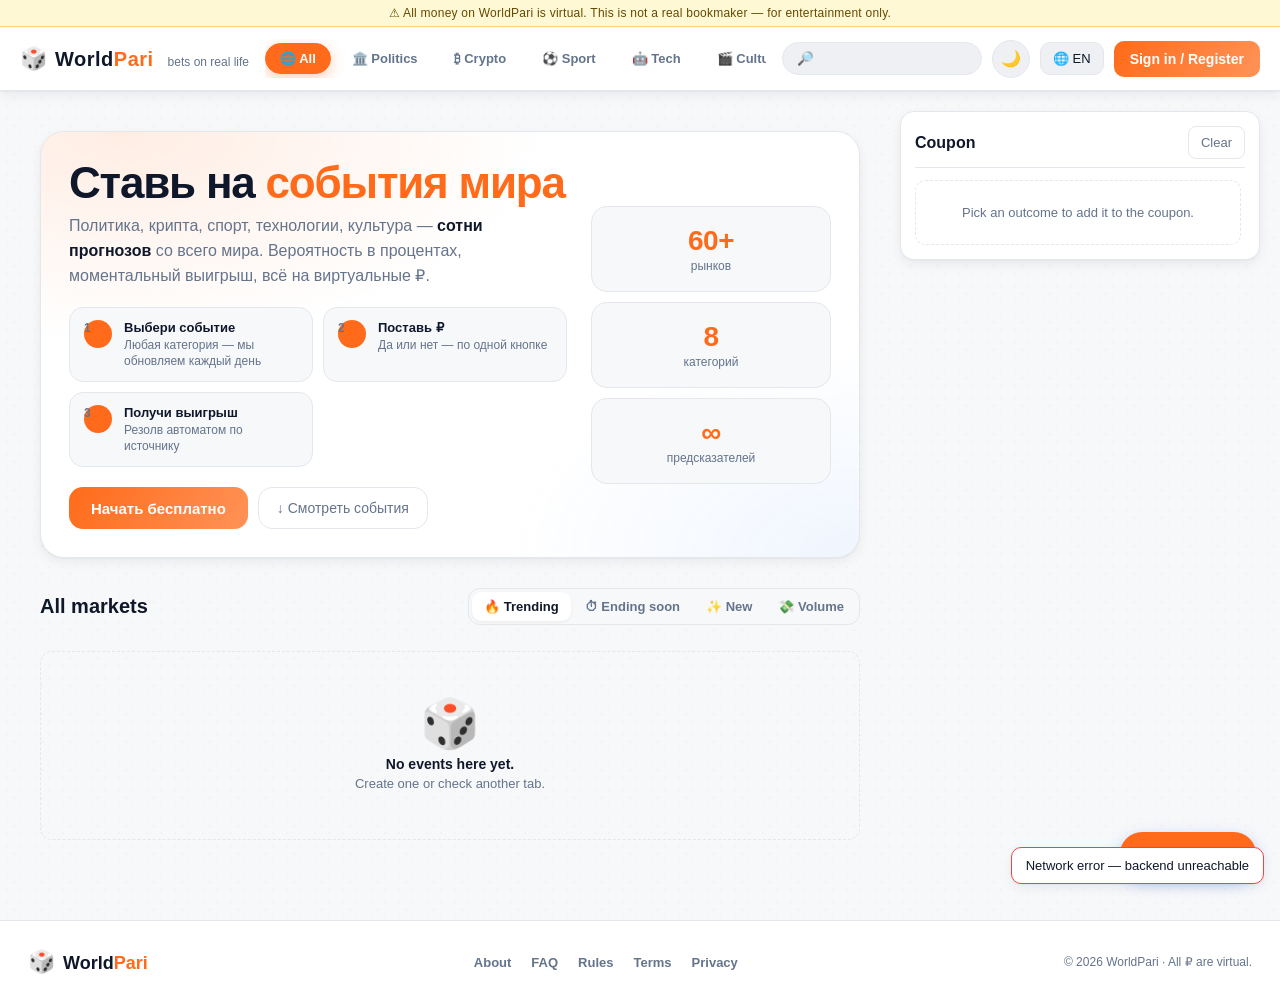
<file: betslife/index.html>
<!DOCTYPE html>
<html lang="ru">
<head>
<meta charset="UTF-8" />
<meta name="viewport" content="width=device-width, initial-scale=1.0, viewport-fit=cover" />
<meta name="theme-color" content="#ffffff" />
<script>(function(){try{var t=localStorage.getItem('worldpari.theme')||'light';document.documentElement.setAttribute('data-theme',t);}catch(e){}})();</script>

<title>WorldPari — ставки на события мира</title>
<meta name="description" content="WorldPari — площадка предсказательных рынков. Ставь на политику, крипту, спорт, технологии, поп-культуру и погоду. Большие и малые события со всего мира, прозрачные вероятности и моментальные коэффициенты." />
<meta name="keywords" content="ставки, предсказательный рынок, prediction market, politics, crypto, events, вероятности, worldpari" />
<meta name="author" content="WorldPari" />
<link rel="canonical" href="https://worldpari.com/" />
<link rel="alternate" hreflang="ru" href="https://worldpari.ru/" />
<link rel="alternate" hreflang="en" href="https://worldpari.com/" />

<!-- Open Graph -->
<meta property="og:type" content="website" />
<meta property="og:site_name" content="WorldPari" />
<meta property="og:title" content="WorldPari — ставки на события мира" />
<meta property="og:description" content="Предсказательные рынки: политика, крипта, спорт, технологии. Сотни событий со всего мира, большие % и моментальные коэффициенты." />
<meta property="og:url" content="https://worldpari.com/" />
<meta property="og:image" content="https://worldpari.com/og.svg" />
<meta property="og:locale" content="ru_RU" />
<meta property="og:locale:alternate" content="en_US" />

<!-- Twitter -->
<meta name="twitter:card" content="summary_large_image" />
<meta name="twitter:title" content="WorldPari — ставки на события мира" />
<meta name="twitter:description" content="Предсказательные рынки: политика, крипта, спорт, технологии. Сотни событий со всего мира." />
<meta name="twitter:image" content="https://worldpari.com/og.svg" />

<link rel="stylesheet" href="style.css" />
<link rel="icon" href="/favicon.svg" type="image/svg+xml" />
<link rel="apple-touch-icon" href="/favicon.svg" />
<link rel="manifest" href="/manifest.webmanifest" />
</head>
<body>
  <div class="virtual-banner" id="virtual-banner" data-i18n="virtual_money_disclaimer">⚠ Все деньги на WorldPari виртуальные. Это не реальный букмекер.</div>
  <header class="topbar">
    <div class="logo">
      <span class="logo-mark">🎲</span>
      <span class="logo-text">World<span class="accent">Pari</span></span>
      <span class="logo-sub" data-i18n="tagline">ставки на жизнь</span>
    </div>

    <nav class="tabs" id="tabs">
      <button class="tab active" data-cat="all" data-i18n-html="🌐 {tab_all}"></button>
      <button class="tab" data-cat="politics" data-i18n-html="🏛️ {tab_politics}"></button>
      <button class="tab" data-cat="crypto" data-i18n-html="₿ {tab_crypto}"></button>
      <button class="tab" data-cat="sport" data-i18n-html="⚽ {tab_sport}"></button>
      <button class="tab" data-cat="tech" data-i18n-html="🤖 {tab_tech}"></button>
      <button class="tab" data-cat="culture" data-i18n-html="🎬 {tab_culture}"></button>
      <button class="tab" data-cat="weather" data-i18n-html="☔ {tab_weather}"></button>
      <button class="tab" data-cat="life" data-i18n-html="🎭 {tab_life}"></button>
      <button class="tab" data-cat="community" data-i18n-html="👥 {tab_community}"></button>
      <button class="tab" data-cat="streams" data-i18n-html="🔴 {tab_streams}"></button>
      <button class="tab" data-cat="leaderboard" data-i18n-html="🏆 {tab_leaderboard}"></button>
      <button class="tab" data-cat="mine" data-i18n-html="🧑‍🎨 {tab_mine}"></button>
      <button class="tab" data-cat="history" data-i18n-html="📜 {tab_history}"></button>
    </nav>

    <div class="topbar-right">
      <input type="search" id="search-input" class="search-input" placeholder="🔎" autocomplete="off" />
      <button class="theme-toggle" id="theme-toggle" type="button" title="Theme" aria-label="Toggle theme">🌙</button>
      <div class="lang-picker" title="Language">
        <span id="lang-current">🌐 RU</span>
        <select id="lang-select" aria-label="Language"></select>
      </div>
      <div id="auth-block">
        <!-- filled dynamically: either "Sign in / Register" button or user chip -->
      </div>
      <button class="hamburger" id="hamburger" aria-label="Menu">☰</button>
    </div>
  </header>

  <main class="layout">
    <section class="events" id="events">
      <!-- Hero: landing block shown only for logged-out users on the "all" tab.
           The app.js handles showing/hiding dynamically. -->
      <div class="hero" id="hero" hidden>
        <div class="hero-main">
          <h1 class="hero-title">Ставь на <span class="accent">события мира</span></h1>
          <p class="hero-sub">Политика, крипта, спорт, технологии, культура — <b>сотни прогнозов</b> со всего мира. Вероятность в процентах, моментальный выигрыш, всё на виртуальные ₽.</p>
          <div class="hero-steps">
            <div class="hero-step"><span class="hero-step-num">1</span><div><b>Выбери событие</b><span>Любая категория — мы обновляем каждый день</span></div></div>
            <div class="hero-step"><span class="hero-step-num">2</span><div><b>Поставь ₽</b><span>Да или нет — по одной кнопке</span></div></div>
            <div class="hero-step"><span class="hero-step-num">3</span><div><b>Получи выигрыш</b><span>Резолв автоматом по источнику</span></div></div>
          </div>
          <div class="hero-cta">
            <button class="btn-primary" id="hero-cta-register">Начать бесплатно</button>
            <button class="btn-ghost" id="hero-cta-scroll">↓ Смотреть события</button>
          </div>
        </div>
        <aside class="hero-stats" aria-label="Stats">
          <div class="hero-stat"><b id="hs-events">60+</b><span>рынков</span></div>
          <div class="hero-stat"><b id="hs-categories">8</b><span>категорий</span></div>
          <div class="hero-stat"><b id="hs-users">∞</b><span>предсказателей</span></div>
        </aside>
      </div>

      <!-- Toolbar: shown on list tabs (all/politics/...) — controls sort. -->
      <div class="feed-toolbar" id="feed-toolbar" hidden>
        <span class="feed-title" id="feed-title" data-i18n="feed_all">Все события</span>
        <div class="segmented" role="tablist" aria-label="Sort">
          <button class="seg active" data-sort="trending" data-i18n="sort_trending">🔥 Популярные</button>
          <button class="seg" data-sort="ending" data-i18n="sort_ending">⏱ Скоро конец</button>
          <button class="seg" data-sort="new" data-i18n="sort_new">✨ Новые</button>
          <button class="seg" data-sort="volume" data-i18n="sort_volume">💸 Объём</button>
        </div>
      </div>

      <div class="empty-hint" id="empty-hint" hidden>
        <div class="emoji" style="font-size:48px;line-height:1">🎲</div>
        <div class="title" data-i18n="empty_events">Пока нет событий в этой категории.</div>
        <div class="hint" data-i18n="empty_events_hint">Создай своё событие или загляни в другую вкладку.</div>
      </div>
    </section>

    <aside class="coupon">
      <div class="coupon-header">
        <h2 data-i18n="coupon">Купон</h2>
        <button class="btn-ghost" id="clear-coupon" data-i18n="clear">Очистить</button>
      </div>
      <div class="coupon-items" id="coupon-items">
        <div class="coupon-empty" data-i18n="empty_coupon">Выбери исход в любом событии, чтобы добавить его в купон.</div>
      </div>
      <div class="coupon-summary" id="coupon-summary" hidden>
        <div class="row"><span data-i18n="events_count">Событий</span><span id="coupon-count">0</span></div>
        <div class="row"><span data-i18n="total_odds">Общий коэф.</span><span id="coupon-odds">1.00</span></div>
        <label class="stake-row">
          <span data-i18n="stake">Ставка, ₽</span>
          <input type="number" id="stake" min="10" step="10" value="100" inputmode="numeric" />
        </label>
        <div class="row big"><span data-i18n="possible_win">Возможный выигрыш</span><span id="coupon-win">100 ₽</span></div>
        <button class="btn-primary" id="place-bet" data-i18n="place_bet">Сделать ставку</button>
      </div>
    </aside>
  </main>

  <footer class="site-footer">
    <div class="site-footer-inner">
      <div class="site-footer-brand">
        <span class="logo-mark">🎲</span>
        <span>World<span class="accent">Pari</span></span>
      </div>
      <nav class="site-footer-links">
        <a href="/about.html" data-i18n="footer_about">О проекте</a>
        <a href="/faq.html" data-i18n="footer_faq">FAQ</a>
        <a href="/rules.html" data-i18n="footer_rules">Правила</a>
        <a href="/terms.html" data-i18n="footer_terms">Условия</a>
        <a href="/privacy.html" data-i18n="footer_privacy">Приватность</a>
      </nav>
      <div class="site-footer-meta">© 2026 WorldPari · <span data-i18n="footer_virtual">Все деньги виртуальные.</span></div>
    </div>
  </footer>

  <button class="fab" id="add-event-btn" title="Создать событие" data-i18n="add_event">+ Создать событие</button>

  <!-- Modal: auth -->
  <div class="modal-backdrop" id="auth-backdrop" hidden>
    <div class="modal modal-narrow">
      <div class="modal-head">
        <h3 id="auth-title" data-i18n="login">Войти</h3>
        <button class="btn-ghost" id="auth-close">✕</button>
      </div>
      <div class="modal-body">
        <div class="auth-tabs">
          <button class="auth-tab active" data-mode="login" data-i18n="login">Войти</button>
          <button class="auth-tab" data-mode="register" data-i18n="register">Регистрация</button>
          <button class="auth-tab" data-mode="recover" data-i18n="recover">Восстановить</button>
        </div>
        <div id="auth-avatar-row" class="auth-avatar-row" hidden>
          <span class="hint" data-i18n="auth_choose_avatar">Выбери аватарку</span>
          <div class="avatar-upload-row">
            <div class="avatar-upload-preview" id="auth-avatar-preview">🦊</div>
            <div class="avatar-upload-actions">
              <input type="file" id="auth-avatar-file" accept="image/*" hidden />
              <button type="button" class="btn-ghost" id="auth-avatar-pick" data-i18n="upload_photo">📷 Загрузить фото</button>
              <button type="button" class="btn-ghost" id="auth-avatar-clear" hidden data-i18n="clear">Очистить</button>
            </div>
          </div>
          <div class="emoji-grid" id="emoji-grid"></div>
        </div>
        <label class="field">
          <span data-i18n="auth_username">Имя пользователя</span>
          <input type="text" id="auth-username" autocomplete="username" maxlength="30" />
        </label>
        <label class="field" id="auth-email-field" hidden>
          <span data-i18n="auth_email">Email (для восстановления, опционально)</span>
          <input type="email" id="auth-email" autocomplete="email" maxlength="120" />
        </label>
        <label class="field" id="auth-password-field">
          <span data-i18n="auth_password">Пароль</span>
          <input type="password" id="auth-password" autocomplete="current-password" />
        </label>
        <div class="field captcha-field" id="auth-captcha-field" hidden>
          <span data-i18n="auth_captcha">Капча — реши пример</span>
          <div class="captcha-row">
            <span class="captcha-question" id="auth-captcha-question">—</span>
            <input type="text" id="auth-captcha-answer" inputmode="numeric" autocomplete="off" maxlength="10" placeholder="=?" />
            <button type="button" class="btn-ghost" id="auth-captcha-refresh" title="refresh">↻</button>
          </div>
        </div>
        <label class="field" id="auth-recovery-field" hidden>
          <span data-i18n="auth_recovery_code">Код восстановления</span>
          <input type="text" id="auth-recovery-code" autocomplete="off" maxlength="20" />
        </label>
        <label class="field" id="auth-newpw-field" hidden>
          <span data-i18n="auth_new_password">Новый пароль</span>
          <input type="password" id="auth-new-password" autocomplete="new-password" />
        </label>
        <div class="hint" id="auth-error" style="color: var(--red); display: none;"></div>
        <div class="hint" id="auth-info" style="color: var(--green); display: none;"></div>
      </div>
      <div class="modal-foot">
        <button class="btn-ghost" id="auth-cancel" data-i18n="cancel">Отмена</button>
        <button class="btn-primary" id="auth-submit" data-i18n="login">Войти</button>
      </div>
    </div>
  </div>

  <!-- Modal: recovery code shown after registration -->
  <div class="modal-backdrop" id="recovery-shown-backdrop" hidden>
    <div class="modal modal-narrow">
      <div class="modal-head">
        <h3 data-i18n="recovery_save_title">Сохрани код восстановления</h3>
        <button class="btn-ghost" id="recovery-shown-close">✕</button>
      </div>
      <div class="modal-body">
        <p data-i18n="recovery_save_text">Это твой одноразовый код для сброса пароля. Сохрани его в надёжном месте — увидеть его повторно нельзя.</p>
        <div class="recovery-code" id="recovery-code-display">—</div>
        <button class="btn-ghost" id="recovery-copy" data-i18n="copy">Копировать</button>
      </div>
      <div class="modal-foot">
        <button class="btn-primary" id="recovery-shown-ok" data-i18n="recovery_save_ok">Я сохранил код</button>
      </div>
    </div>
  </div>

  <!-- Modal: daily bonus -->
  <div class="modal-backdrop" id="bonus-backdrop" hidden>
    <div class="modal modal-narrow">
      <div class="modal-head">
        <h3 data-i18n="bonus_title">Ежедневный бонус</h3>
        <button class="btn-ghost" id="bonus-close">✕</button>
      </div>
      <div class="modal-body">
        <div class="bonus-hero">
          <div class="bonus-coin">🪙</div>
          <div class="bonus-amount" id="bonus-amount">+50 ₽</div>
          <div class="bonus-streak" id="bonus-streak" data-i18n="bonus_day">День 1</div>
        </div>
        <div class="bonus-days" id="bonus-days"></div>
        <div class="hint" id="bonus-hint"></div>
      </div>
      <div class="modal-foot">
        <button class="btn-primary" id="bonus-claim" data-i18n="bonus_claim">Забрать</button>
      </div>
    </div>
  </div>

  <!-- Modal: event detail -->
  <div class="modal-backdrop" id="event-detail-backdrop" hidden>
    <div class="modal modal-wide">
      <div class="modal-head">
        <h3 id="ed-title">—</h3>
        <div>
          <button class="btn-ghost" id="ed-share" title="Share">🔗</button>
          <button class="btn-ghost" id="ed-close">✕</button>
        </div>
      </div>
      <div class="modal-body" id="ed-body"></div>
    </div>
  </div>

  <!-- Modal: payment (top-up / withdraw) -->
  <div class="modal-backdrop" id="payment-backdrop" hidden>
    <div class="modal modal-narrow">
      <div class="modal-head">
        <h3 id="payment-title" data-i18n="payment_topup">Пополнение баланса</h3>
        <button class="btn-ghost" id="payment-close">✕</button>
      </div>
      <div class="modal-body">
        <label class="field">
          <span data-i18n="amount">Сумма, ₽</span>
          <input type="number" id="payment-amount" min="10" step="10" value="1000" inputmode="numeric" />
        </label>
        <div class="quick-amounts" id="payment-quick">
          <button data-amt="500">+500</button>
          <button data-amt="1000">+1000</button>
          <button data-amt="5000">+5000</button>
          <button data-amt="10000">+10000</button>
        </div>
        <div class="hint" id="payment-error" style="color:var(--red);display:none"></div>
      </div>
      <div class="modal-foot">
        <button class="btn-ghost" id="payment-cancel" data-i18n="cancel">Отмена</button>
        <button class="btn-primary" id="payment-submit" data-i18n="confirm">Подтвердить</button>
      </div>
    </div>
  </div>

  <!-- Modal: profile drawer -->
  <div class="modal-backdrop" id="profile-backdrop" hidden>
    <div class="modal">
      <div class="modal-head">
        <h3 data-i18n="profile">Профиль</h3>
        <button class="btn-ghost" id="profile-close">✕</button>
      </div>
      <div class="modal-body">
        <div class="profile-row">
          <div class="profile-avatar" id="profile-avatar">🦊</div>
          <div>
            <div class="profile-username" id="profile-username">user</div>
            <div class="profile-balance" id="profile-balance">0 ₽</div>
          </div>
        </div>
        <div class="profile-stats" id="profile-stats">
          <div><b id="ps-bets">0</b><span data-i18n="ps_bets">Ставок</span></div>
          <div><b id="ps-won">0</b><span data-i18n="ps_won">Выиграно</span></div>
          <div><b id="ps-lost">0</b><span data-i18n="ps_lost">Проиграно</span></div>
          <div><b id="ps-events">0</b><span data-i18n="ps_events">Событий создал</span></div>
        </div>
        <div class="section-title" data-i18n="profile_change_avatar">Сменить аватар</div>
        <div class="avatar-upload-row">
          <div class="avatar-upload-preview" id="profile-avatar-preview">🦊</div>
          <div class="avatar-upload-actions">
            <input type="file" id="profile-avatar-file" accept="image/*" hidden />
            <button type="button" class="btn-ghost" id="profile-avatar-upload" data-i18n="upload_photo">📷 Загрузить фото</button>
            <button type="button" class="btn-ghost" id="profile-avatar-remove" data-i18n="remove_photo" hidden>Удалить фото</button>
          </div>
        </div>
        <div class="emoji-grid" id="profile-emoji-grid"></div>
        <div class="section-title" data-i18n="profile_email">Email</div>
        <label class="field">
          <span data-i18n="auth_email">Email</span>
          <input type="email" id="profile-email" autocomplete="email" maxlength="120" />
        </label>
        <button class="btn-ghost" id="profile-save-email" data-i18n="save">Сохранить</button>
        <div class="section-title" data-i18n="profile_change_password">Сменить пароль</div>
        <label class="field">
          <span data-i18n="profile_old_password">Текущий пароль</span>
          <input type="password" id="profile-old-password" />
        </label>
        <label class="field">
          <span data-i18n="profile_new_password">Новый пароль</span>
          <input type="password" id="profile-new-password" />
        </label>
        <button class="btn-ghost" id="profile-change-pw" data-i18n="profile_save_password">Сохранить пароль</button>
        <div class="section-title" data-i18n="profile_export">Экспорт / импорт данных</div>
        <div class="row-buttons">
          <button class="btn-ghost" id="profile-export" data-i18n="export_data">Экспорт JSON</button>
          <button class="btn-ghost" id="profile-import" data-i18n="import_data">Импорт</button>
          <input type="file" id="profile-import-file" accept="application/json" hidden />
        </div>
        <div class="hint" id="profile-msg" style="display:none"></div>
      </div>
      <div class="modal-foot">
        <button class="btn-ghost" id="profile-logout" data-i18n="logout">Выйти</button>
      </div>
    </div>
  </div>

  <!-- Modal: create event -->
  <div class="modal-backdrop" id="add-backdrop" hidden>
    <div class="modal">
      <div class="modal-head">
        <h3 data-i18n="create_event">Создать событие</h3>
        <button class="btn-ghost" id="add-close">✕</button>
      </div>
      <div class="modal-body">
        <div class="event-preview" id="event-preview">
          <div class="event-preview-emoji" id="ep-emoji">🎯</div>
          <div>
            <div class="event-preview-title" id="ep-title" data-i18n="event_preview_title">Превью события</div>
            <div class="event-preview-desc" id="ep-desc" data-i18n="event_preview_desc">Описание появится здесь</div>
          </div>
        </div>
        <label class="field">
          <span data-i18n="add_title">Заголовок</span>
          <input type="text" id="add-title" maxlength="140" />
        </label>
        <label class="field">
          <span data-i18n="add_desc">Описание</span>
          <textarea id="add-desc" rows="2" maxlength="500"></textarea>
        </label>
        <div class="row-fields">
          <label class="field">
            <span data-i18n="add_emoji">Эмодзи</span>
            <input type="text" id="add-emoji" value="🎯" maxlength="4" />
          </label>
          <label class="field">
            <span data-i18n="add_color1">Цвет 1</span>
            <input type="color" id="add-color1" value="#ff7a18" />
          </label>
          <label class="field">
            <span data-i18n="add_color2">Цвет 2</span>
            <input type="color" id="add-color2" value="#3a8dff" />
          </label>
        </div>
        <div class="section-title" data-i18n="add_outcomes">Исходы (вероятности нормализуются)</div>
        <div id="outcomes-list"></div>
        <button class="btn-ghost" id="add-outcome-btn" data-i18n="add_outcome">+ Добавить исход</button>
        <div class="hint" id="add-error" style="color:var(--red);display:none"></div>
      </div>
      <div class="modal-foot">
        <button class="btn-ghost" id="add-cancel" data-i18n="cancel">Отмена</button>
        <button class="btn-primary" id="add-submit" data-i18n="save">Сохранить</button>
      </div>
    </div>
  </div>

  <!-- Modal: bet result -->
  <div class="modal-backdrop" id="resolve-backdrop" hidden>
    <div class="modal modal-narrow">
      <div class="modal-head">
        <h3 id="resolve-title">—</h3>
        <button class="btn-ghost" id="resolve-close">✕</button>
      </div>
      <div class="modal-body" id="resolve-body"></div>
      <div class="modal-foot">
        <button class="btn-primary" id="resolve-ok" data-i18n="ok">Ок</button>
      </div>
    </div>
  </div>

  <!-- Modal: stream + chat -->
  <div class="modal-backdrop" id="stream-backdrop" hidden>
    <div class="modal modal-wide">
      <div class="modal-head">
        <h3 id="stream-title">—</h3>
        <div>
          <span class="live-indicator"><span class="dot"></span><span id="stream-viewers">0</span></span>
          <button class="btn-ghost" id="stream-close">✕</button>
        </div>
      </div>
      <div class="modal-body stream-body">
        <div class="stream-video" id="stream-video">
          <canvas id="stream-canvas" width="640" height="360"></canvas>
          <iframe id="stream-iframe" hidden allow="autoplay; fullscreen; picture-in-picture" allowfullscreen></iframe>
          <video id="stream-video-el" hidden controls playsinline preload="metadata"></video>
        </div>
        <div class="stream-controls" id="stream-controls">
          <button class="btn-ghost" id="stream-set-url" data-i18n="stream_set_url">Указать URL</button>
          <input type="file" id="stream-upload-file" accept="video/mp4,video/webm" hidden />
          <button class="btn-ghost" id="stream-upload" data-i18n="stream_upload">📁 Загрузить mp4/webm</button>
          <button class="btn-ghost" id="stream-stop" hidden data-i18n="stream_stop">Завершить трансляцию</button>
        </div>
        <div class="chat">
          <div class="chat-messages" id="chat-messages"></div>
          <div class="chat-input">
            <input type="text" id="chat-text" maxlength="500" placeholder="..." />
            <button class="btn-primary" id="chat-send" data-i18n="send">Отправить</button>
          </div>
        </div>
      </div>
    </div>
  </div>

  <!-- Toasts -->
  <div class="toasts" id="toasts"></div>
  <div class="loader" id="loader" hidden><div class="spinner"></div></div>

  <script src="i18n.js"></script>
  <script src="api.js"></script>
  <script src="app.js"></script>
  <script>if ('serviceWorker' in navigator) { window.addEventListener('load', () => navigator.serviceWorker.register('/sw.js').catch(() => {})); }</script>
</body>
</html>
</file>
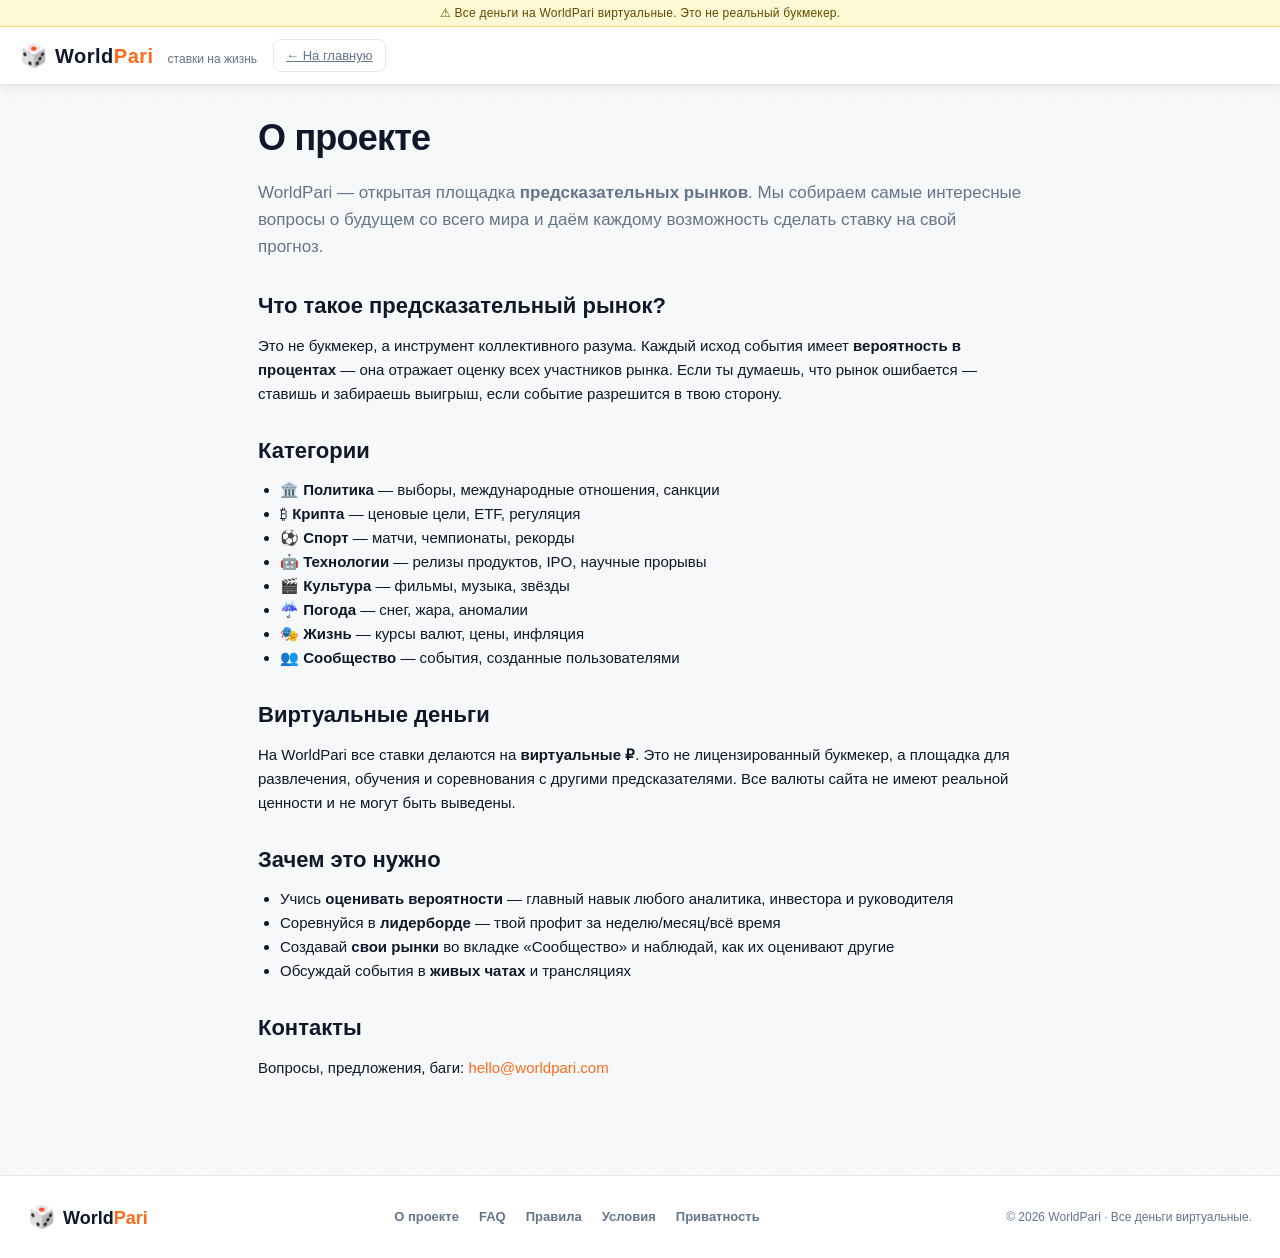
<file: betslife/about.html>
<!DOCTYPE html>
<html lang="ru">
<head>
<meta charset="UTF-8" />
<meta name="viewport" content="width=device-width, initial-scale=1.0" />
<meta name="theme-color" content="#ffffff" />
<script>(function(){try{var t=localStorage.getItem('worldpari.theme')||'light';document.documentElement.setAttribute('data-theme',t);}catch(e){}})();</script>
<title>О проекте — WorldPari</title>
<meta name="description" content="WorldPari — площадка предсказательных рынков. Ставь на политику, крипту, спорт, технологии." />
<link rel="stylesheet" href="style.css" />
<link rel="icon" href="/favicon.svg" type="image/svg+xml" />
</head>
<body>
  <div class="virtual-banner">⚠ Все деньги на WorldPari виртуальные. Это не реальный букмекер.</div>
  <header class="topbar">
    <a href="/" class="logo" style="text-decoration:none;color:inherit">
      <span class="logo-mark">🎲</span>
      <span class="logo-text">World<span class="accent">Pari</span></span>
      <span class="logo-sub">ставки на жизнь</span>
    </a>
    <div class="topbar-right">
      <a class="btn-ghost" href="/">← На главную</a>
    </div>
  </header>

  <main class="static-page">
    <article>
      <h1>О проекте</h1>
      <p class="lead">WorldPari — открытая площадка <b>предсказательных рынков</b>. Мы собираем самые интересные вопросы о будущем со всего мира и даём каждому возможность сделать ставку на свой прогноз.</p>

      <h2>Что такое предсказательный рынок?</h2>
      <p>Это не букмекер, а инструмент коллективного разума. Каждый исход события имеет <b>вероятность в процентах</b> — она отражает оценку всех участников рынка. Если ты думаешь, что рынок ошибается — ставишь и забираешь выигрыш, если событие разрешится в твою сторону.</p>

      <h2>Категории</h2>
      <ul>
        <li>🏛️ <b>Политика</b> — выборы, международные отношения, санкции</li>
        <li>₿ <b>Крипта</b> — ценовые цели, ETF, регуляция</li>
        <li>⚽ <b>Спорт</b> — матчи, чемпионаты, рекорды</li>
        <li>🤖 <b>Технологии</b> — релизы продуктов, IPO, научные прорывы</li>
        <li>🎬 <b>Культура</b> — фильмы, музыка, звёзды</li>
        <li>☔ <b>Погода</b> — снег, жара, аномалии</li>
        <li>🎭 <b>Жизнь</b> — курсы валют, цены, инфляция</li>
        <li>👥 <b>Сообщество</b> — события, созданные пользователями</li>
      </ul>

      <h2>Виртуальные деньги</h2>
      <p>На WorldPari все ставки делаются на <b>виртуальные ₽</b>. Это не лицензированный букмекер, а площадка для развлечения, обучения и соревнования с другими предсказателями. Все валюты сайта не имеют реальной ценности и не могут быть выведены.</p>

      <h2>Зачем это нужно</h2>
      <ul>
        <li>Учись <b>оценивать вероятности</b> — главный навык любого аналитика, инвестора и руководителя</li>
        <li>Соревнуйся в <b>лидерборде</b> — твой профит за неделю/месяц/всё время</li>
        <li>Создавай <b>свои рынки</b> во вкладке «Сообщество» и наблюдай, как их оценивают другие</li>
        <li>Обсуждай события в <b>живых чатах</b> и трансляциях</li>
      </ul>

      <h2>Контакты</h2>
      <p>Вопросы, предложения, баги: <a href="mailto:hello@worldpari.com">hello@worldpari.com</a></p>
    </article>
  </main>

  <footer class="site-footer">
    <div class="site-footer-inner">
      <div class="site-footer-brand"><span class="logo-mark">🎲</span><span>World<span class="accent">Pari</span></span></div>
      <nav class="site-footer-links">
        <a href="/about.html">О проекте</a><a href="/faq.html">FAQ</a><a href="/rules.html">Правила</a><a href="/terms.html">Условия</a><a href="/privacy.html">Приватность</a>
      </nav>
      <div class="site-footer-meta">© 2026 WorldPari · Все деньги виртуальные.</div>
    </div>
  </footer>
</body>
</html>
</file>
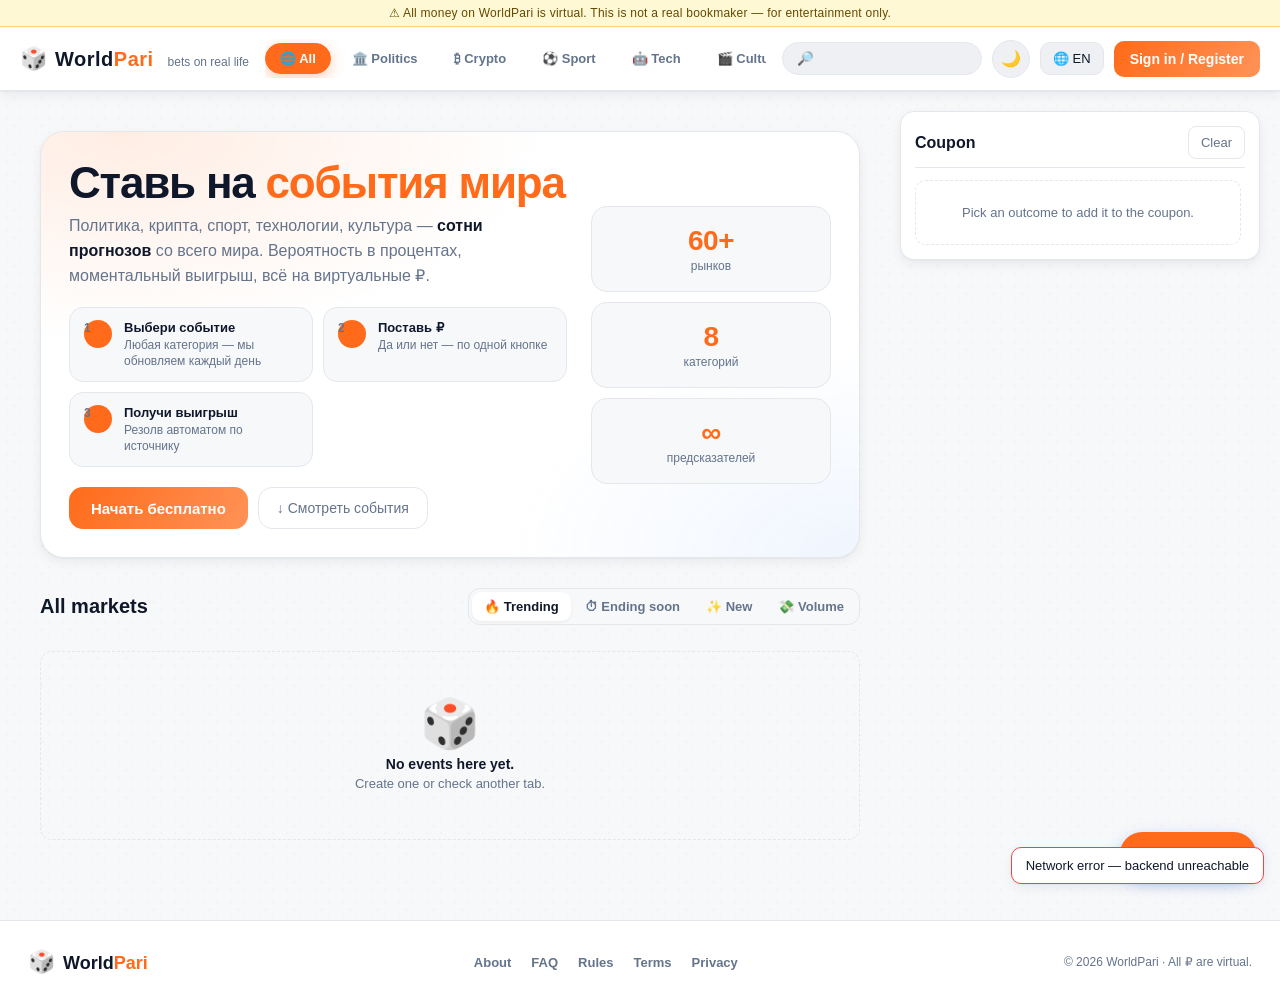
<file: betslife/admin.html>
<!DOCTYPE html>
<html lang="ru">
<head>
<meta charset="UTF-8" />
<meta name="viewport" content="width=device-width, initial-scale=1.0, viewport-fit=cover" />
<meta name="theme-color" content="#0e1116" />
<title>WorldPari · Admin</title>
<link rel="stylesheet" href="style.css" />
<link rel="icon" href="data:image/svg+xml;utf8,<svg xmlns='http://www.w3.org/2000/svg' viewBox='0 0 64 64'><text y='50' font-size='52'>🛡️</text></svg>" />
<style>
  body { background: var(--bg-0); color: var(--text); }
  .admin-shell { max-width: 1200px; margin: 0 auto; padding: 16px; }
  .admin-head { display: flex; justify-content: space-between; align-items: center; margin-bottom: 16px; gap: 8px; flex-wrap: wrap; }
  .admin-head h1 { display: flex; align-items: center; gap: 8px; margin: 0; font-size: 22px; }
  .admin-head .badge {
    background: linear-gradient(90deg,#ff7a18,#ff3a8d); color: white;
    padding: 4px 10px; border-radius: 8px; font-size: 13px; font-weight: 700;
  }
  .admin-tabs { display: flex; gap: 4px; flex-wrap: wrap; margin-bottom: 12px; }
  .admin-tab { padding: 8px 14px; background: var(--bg-1); border: 1px solid var(--border); color: var(--text); border-radius: 8px; cursor: pointer; }
  .admin-tab.active { background: linear-gradient(90deg,#ff7a18,#ff3a8d); border-color: transparent; }
  .admin-search { display: flex; gap: 6px; margin-bottom: 12px; }
  .admin-search input {
    flex: 1; background: var(--bg-2); border: 1px solid var(--border); color: var(--text);
    padding: 8px 12px; border-radius: 8px; font-size: 14px;
  }
  .admin-table { width: 100%; border-collapse: collapse; background: var(--bg-1); border-radius: 8px; overflow: hidden; }
  .admin-table th, .admin-table td { padding: 8px 10px; text-align: left; border-bottom: 1px solid var(--border); font-size: 13px; vertical-align: top; }
  .admin-table th { background: var(--bg-2); font-weight: 700; font-size: 12px; text-transform: uppercase; letter-spacing: 0.05em; color: var(--mute); }
  .admin-table tr:last-child td { border-bottom: none; }
  .admin-table tr.row-banned { background: rgba(255, 70, 70, 0.06); }
  .admin-table tr.row-deleted { opacity: 0.5; text-decoration: line-through; }
  .admin-actions { display: flex; gap: 6px; flex-wrap: wrap; }
  .admin-actions button { padding: 4px 8px; font-size: 12px; border-radius: 6px; }
  .danger { background: var(--red) !important; border-color: var(--red) !important; color: white !important; }
  .ok { background: var(--green) !important; border-color: var(--green) !important; color: white !important; }
  .warn { background: #ffce3a !important; border-color: #ffce3a !important; color: #000 !important; }
  .small { font-size: 11px; color: var(--mute); }
  .pill { display: inline-block; padding: 2px 6px; border-radius: 6px; font-size: 11px; font-weight: 700; }
  .pill.mod { background: #3a8dff; color: white; }
  .pill.admin { background: linear-gradient(90deg,#ff7a18,#ff3a8d); color: white; }
  .pill.banned { background: var(--red); color: white; }
  .pill.muted { background: #ffce3a; color: #000; }
  .empty { text-align: center; padding: 32px; color: var(--mute); }
  .ava-cell { display: flex; align-items: center; gap: 6px; }
  .ava-cell .ava { width: 28px; height: 28px; border-radius: 50%; background: var(--bg-2); display: flex; align-items: center; justify-content: center; font-size: 16px; overflow: hidden; }
  .ava-cell .ava img { width: 100%; height: 100%; object-fit: cover; }
  .filter-row { display: flex; gap: 8px; align-items: center; flex-wrap: wrap; }
  .filter-row select, .filter-row input { background: var(--bg-2); border: 1px solid var(--border); color: var(--text); padding: 6px 10px; border-radius: 6px; }
  .delete-msg { color: var(--mute); font-style: italic; }
</style>
</head>
<body>
  <div class="virtual-banner" data-i18n="admin_disclaimer">🛡 Панель модератора. Действия логируются в audit log.</div>
  <div class="admin-shell">
    <div class="admin-head">
      <h1>🛡 World<span style="color:var(--accent)">Pari</span> · <span data-i18n="admin_title">Admin Panel</span> <span class="badge" id="admin-role">—</span></h1>
      <div>
        <a class="btn-ghost" href="index.html" data-i18n="admin_back_to_site">← Вернуться на сайт</a>
        <button class="btn-ghost" id="admin-logout" data-i18n="logout">Выйти</button>
      </div>
    </div>

    <nav class="admin-tabs" id="admin-tabs">
      <button class="admin-tab active" data-tab="users" data-i18n="admin_tab_users">👥 Пользователи</button>
      <button class="admin-tab" data-tab="events" data-i18n="admin_tab_events">🎯 События</button>
      <button class="admin-tab" data-tab="chat" data-i18n="admin_tab_chat">💬 Чаты</button>
      <button class="admin-tab" data-tab="audit" data-i18n="admin_tab_audit">📜 Audit</button>
    </nav>

    <section id="admin-pane" class="admin-pane">
      <div class="empty" data-i18n="loading">Загрузка…</div>
    </section>
  </div>

  <div class="toasts" id="toasts"></div>
  <div class="loader" id="loader" hidden><div class="spinner"></div></div>

  <script src="i18n.js"></script>
  <script src="api.js"></script>
  <script src="admin.js"></script>
</body>
</html>
</file>
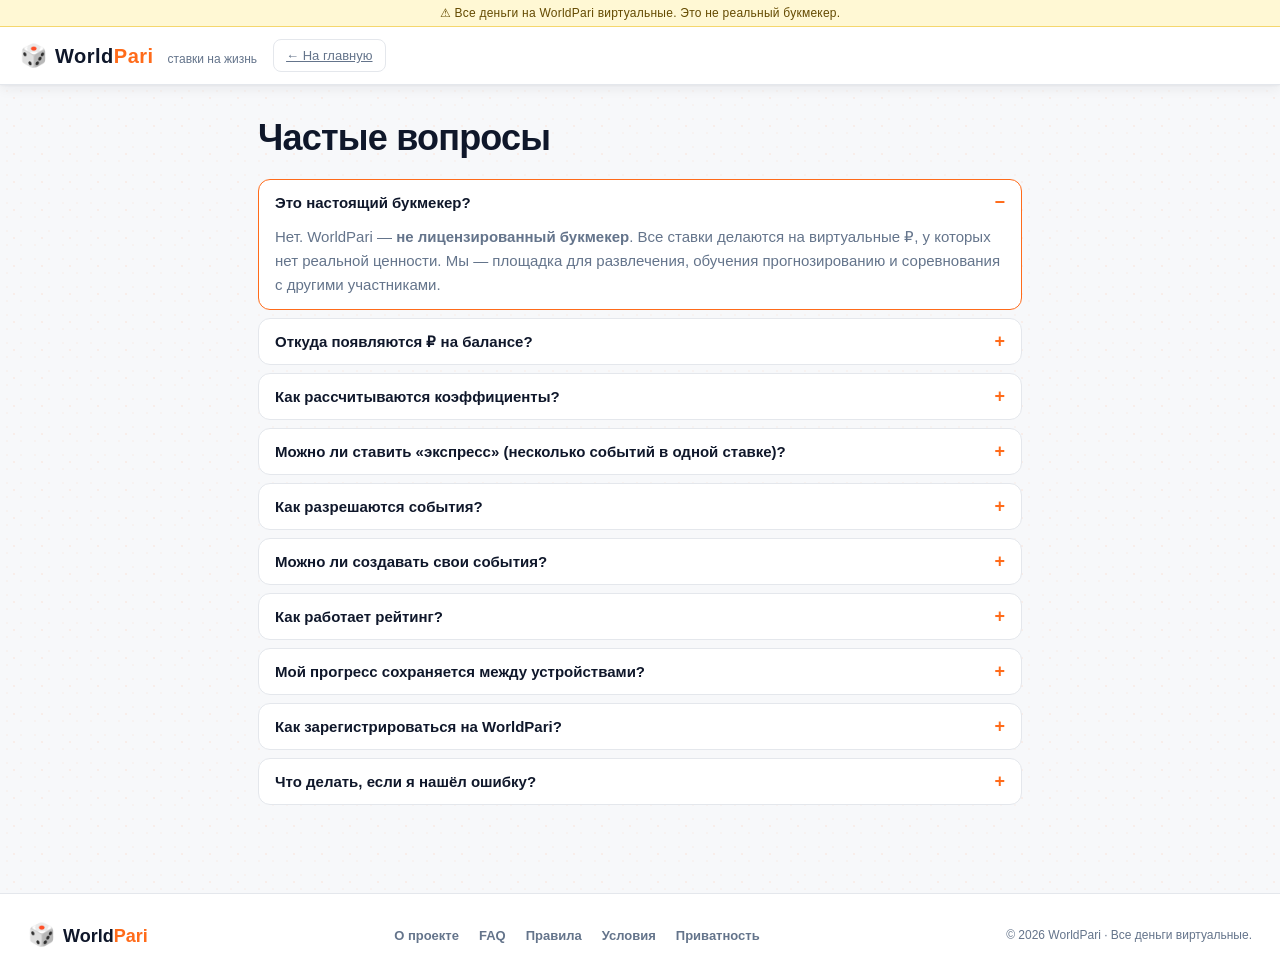
<file: betslife/faq.html>
<!DOCTYPE html>
<html lang="ru">
<head>
<meta charset="UTF-8" />
<meta name="viewport" content="width=device-width, initial-scale=1.0" />
<meta name="theme-color" content="#ffffff" />
<script>(function(){try{var t=localStorage.getItem('worldpari.theme')||'light';document.documentElement.setAttribute('data-theme',t);}catch(e){}})();</script>
<title>FAQ — WorldPari</title>
<meta name="description" content="Частые вопросы о WorldPari." />
<link rel="stylesheet" href="style.css" />
<link rel="icon" href="/favicon.svg" type="image/svg+xml" />
</head>
<body>
  <div class="virtual-banner">⚠ Все деньги на WorldPari виртуальные. Это не реальный букмекер.</div>
  <header class="topbar">
    <a href="/" class="logo" style="text-decoration:none;color:inherit">
      <span class="logo-mark">🎲</span>
      <span class="logo-text">World<span class="accent">Pari</span></span>
      <span class="logo-sub">ставки на жизнь</span>
    </a>
    <div class="topbar-right">
      <a class="btn-ghost" href="/">← На главную</a>
    </div>
  </header>

  <main class="static-page">
    <article>
      <h1>Частые вопросы</h1>

      <details open>
        <summary>Это настоящий букмекер?</summary>
        <p>Нет. WorldPari — <b>не лицензированный букмекер</b>. Все ставки делаются на виртуальные ₽, у которых нет реальной ценности. Мы — площадка для развлечения, обучения прогнозированию и соревнования с другими участниками.</p>
      </details>

      <details>
        <summary>Откуда появляются ₽ на балансе?</summary>
        <p>При регистрации каждый получает <b>10 000 ₽</b> стартового виртуального баланса. Плюс — ежедневный бонус (до 1000 ₽ при 30-дневном стрике), выигрыши ставок и возможность пополнения через профиль (также виртуально).</p>
      </details>

      <details>
        <summary>Как рассчитываются коэффициенты?</summary>
        <p>Коэффициент исхода = 1 / (вероятность × (1 − маржа)). Маржа у нас минимальная (5%). Чем меньше люди верят в исход, тем выше коэффициент.</p>
      </details>

      <details>
        <summary>Можно ли ставить «экспресс» (несколько событий в одной ставке)?</summary>
        <p>Да. Добавь несколько исходов в купон справа — коэффициенты перемножатся, потенциальный выигрыш вырастет, но вероятность выиграть уменьшится.</p>
      </details>

      <details>
        <summary>Как разрешаются события?</summary>
        <p>У каждого события есть дата резолва и критерий. События по спорту и погоде резолвятся <b>автоматически</b> по данным TheSportsDB и Open-Meteo. События по политике/крипте/культуре резолвятся <b>админом</b> согласно первоисточнику, указанному в описании.</p>
      </details>

      <details>
        <summary>Можно ли создавать свои события?</summary>
        <p>Да. Кнопка «+ Создать событие» внизу. Твоё событие появится в категории «👥 Сообщество» и может иметь 2–8 исходов. Ставки на такие события начисляют и списывают ₽ обычным образом.</p>
      </details>

      <details>
        <summary>Как работает рейтинг?</summary>
        <p>Мы считаем профит каждого пользователя за неделю/месяц/всё время: <code>(выигрыши − проигрыши)</code>. Открыть рейтинг — вкладка «🏆 Рейтинг» в шапке.</p>
      </details>

      <details>
        <summary>Мой прогресс сохраняется между устройствами?</summary>
        <p>Да. У тебя единый аккаунт — войди с тем же ником/паролем на любом устройстве. Код восстановления (выдаётся при регистрации) можно использовать для сброса пароля.</p>
      </details>

      <details>
        <summary>Как зарегистрироваться на WorldPari?</summary>
        <p>Кнопка «Войти» справа сверху → «Регистрация» → придумай ник, пароль и решаешь простую капчу. Email опционален, но без него не получится восстановить пароль, если ты забудешь его и потеряешь код восстановления.</p>
      </details>

      <details>
        <summary>Что делать, если я нашёл ошибку?</summary>
        <p>Напиши на <a href="mailto:hello@worldpari.com">hello@worldpari.com</a> — исправим.</p>
      </details>
    </article>
  </main>

  <footer class="site-footer">
    <div class="site-footer-inner">
      <div class="site-footer-brand"><span class="logo-mark">🎲</span><span>World<span class="accent">Pari</span></span></div>
      <nav class="site-footer-links">
        <a href="/about.html">О проекте</a><a href="/faq.html">FAQ</a><a href="/rules.html">Правила</a><a href="/terms.html">Условия</a><a href="/privacy.html">Приватность</a>
      </nav>
      <div class="site-footer-meta">© 2026 WorldPari · Все деньги виртуальные.</div>
    </div>
  </footer>
</body>
</html>
</file>
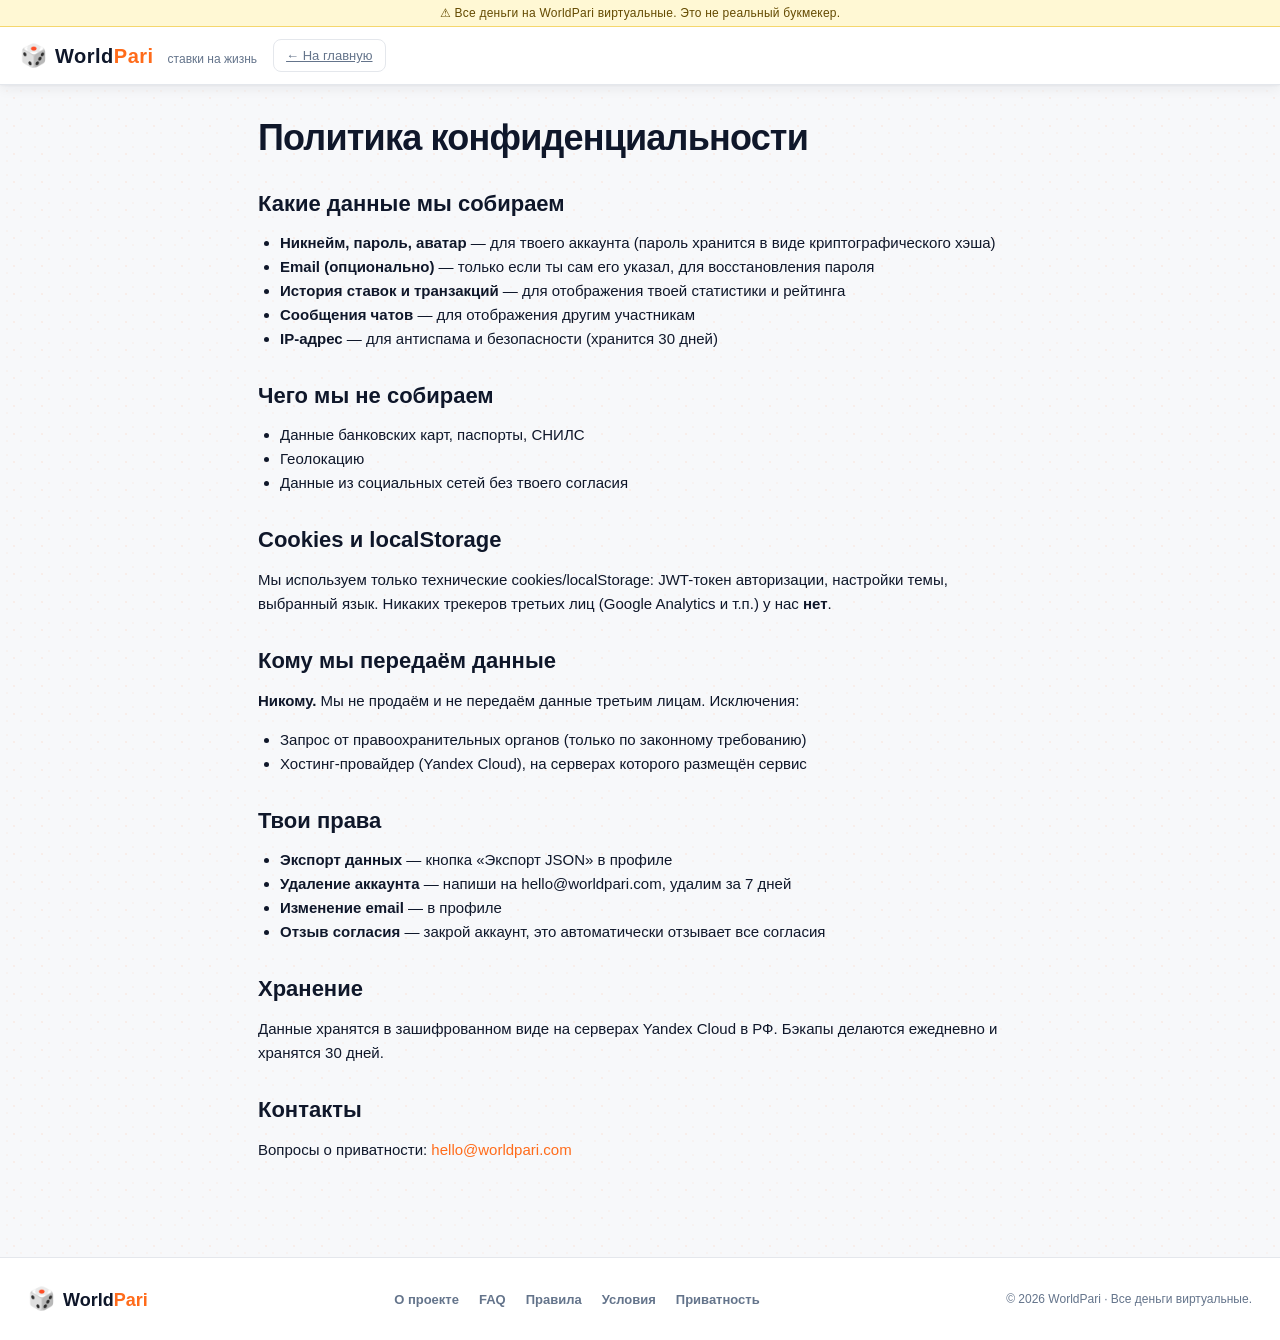
<file: betslife/privacy.html>
<!DOCTYPE html>
<html lang="ru">
<head>
<meta charset="UTF-8" />
<meta name="viewport" content="width=device-width, initial-scale=1.0" />
<meta name="theme-color" content="#ffffff" />
<script>(function(){try{var t=localStorage.getItem('worldpari.theme')||'light';document.documentElement.setAttribute('data-theme',t);}catch(e){}})();</script>
<title>Приватность — WorldPari</title>
<meta name="description" content="Политика конфиденциальности WorldPari." />
<link rel="stylesheet" href="style.css" />
<link rel="icon" href="/favicon.svg" type="image/svg+xml" />
</head>
<body>
  <div class="virtual-banner">⚠ Все деньги на WorldPari виртуальные. Это не реальный букмекер.</div>
  <header class="topbar">
    <a href="/" class="logo" style="text-decoration:none;color:inherit">
      <span class="logo-mark">🎲</span>
      <span class="logo-text">World<span class="accent">Pari</span></span>
      <span class="logo-sub">ставки на жизнь</span>
    </a>
    <div class="topbar-right">
      <a class="btn-ghost" href="/">← На главную</a>
    </div>
  </header>

  <main class="static-page">
    <article>
      <h1>Политика конфиденциальности</h1>

      <h2>Какие данные мы собираем</h2>
      <ul>
        <li><b>Никнейм, пароль, аватар</b> — для твоего аккаунта (пароль хранится в виде криптографического хэша)</li>
        <li><b>Email (опционально)</b> — только если ты сам его указал, для восстановления пароля</li>
        <li><b>История ставок и транзакций</b> — для отображения твоей статистики и рейтинга</li>
        <li><b>Сообщения чатов</b> — для отображения другим участникам</li>
        <li><b>IP-адрес</b> — для антиспама и безопасности (хранится 30 дней)</li>
      </ul>

      <h2>Чего мы <b>не собираем</b></h2>
      <ul>
        <li>Данные банковских карт, паспорты, СНИЛС</li>
        <li>Геолокацию</li>
        <li>Данные из социальных сетей без твоего согласия</li>
      </ul>

      <h2>Cookies и localStorage</h2>
      <p>Мы используем только технические cookies/localStorage: JWT-токен авторизации, настройки темы, выбранный язык. Никаких трекеров третьих лиц (Google Analytics и т.п.) у нас <b>нет</b>.</p>

      <h2>Кому мы передаём данные</h2>
      <p><b>Никому.</b> Мы не продаём и не передаём данные третьим лицам. Исключения:</p>
      <ul>
        <li>Запрос от правоохранительных органов (только по законному требованию)</li>
        <li>Хостинг-провайдер (Yandex Cloud), на серверах которого размещён сервис</li>
      </ul>

      <h2>Твои права</h2>
      <ul>
        <li><b>Экспорт данных</b> — кнопка «Экспорт JSON» в профиле</li>
        <li><b>Удаление аккаунта</b> — напиши на hello@worldpari.com, удалим за 7 дней</li>
        <li><b>Изменение email</b> — в профиле</li>
        <li><b>Отзыв согласия</b> — закрой аккаунт, это автоматически отзывает все согласия</li>
      </ul>

      <h2>Хранение</h2>
      <p>Данные хранятся в зашифрованном виде на серверах Yandex Cloud в РФ. Бэкапы делаются ежедневно и хранятся 30 дней.</p>

      <h2>Контакты</h2>
      <p>Вопросы о приватности: <a href="mailto:hello@worldpari.com">hello@worldpari.com</a></p>
    </article>
  </main>

  <footer class="site-footer">
    <div class="site-footer-inner">
      <div class="site-footer-brand"><span class="logo-mark">🎲</span><span>World<span class="accent">Pari</span></span></div>
      <nav class="site-footer-links">
        <a href="/about.html">О проекте</a><a href="/faq.html">FAQ</a><a href="/rules.html">Правила</a><a href="/terms.html">Условия</a><a href="/privacy.html">Приватность</a>
      </nav>
      <div class="site-footer-meta">© 2026 WorldPari · Все деньги виртуальные.</div>
    </div>
  </footer>
</body>
</html>
</file>
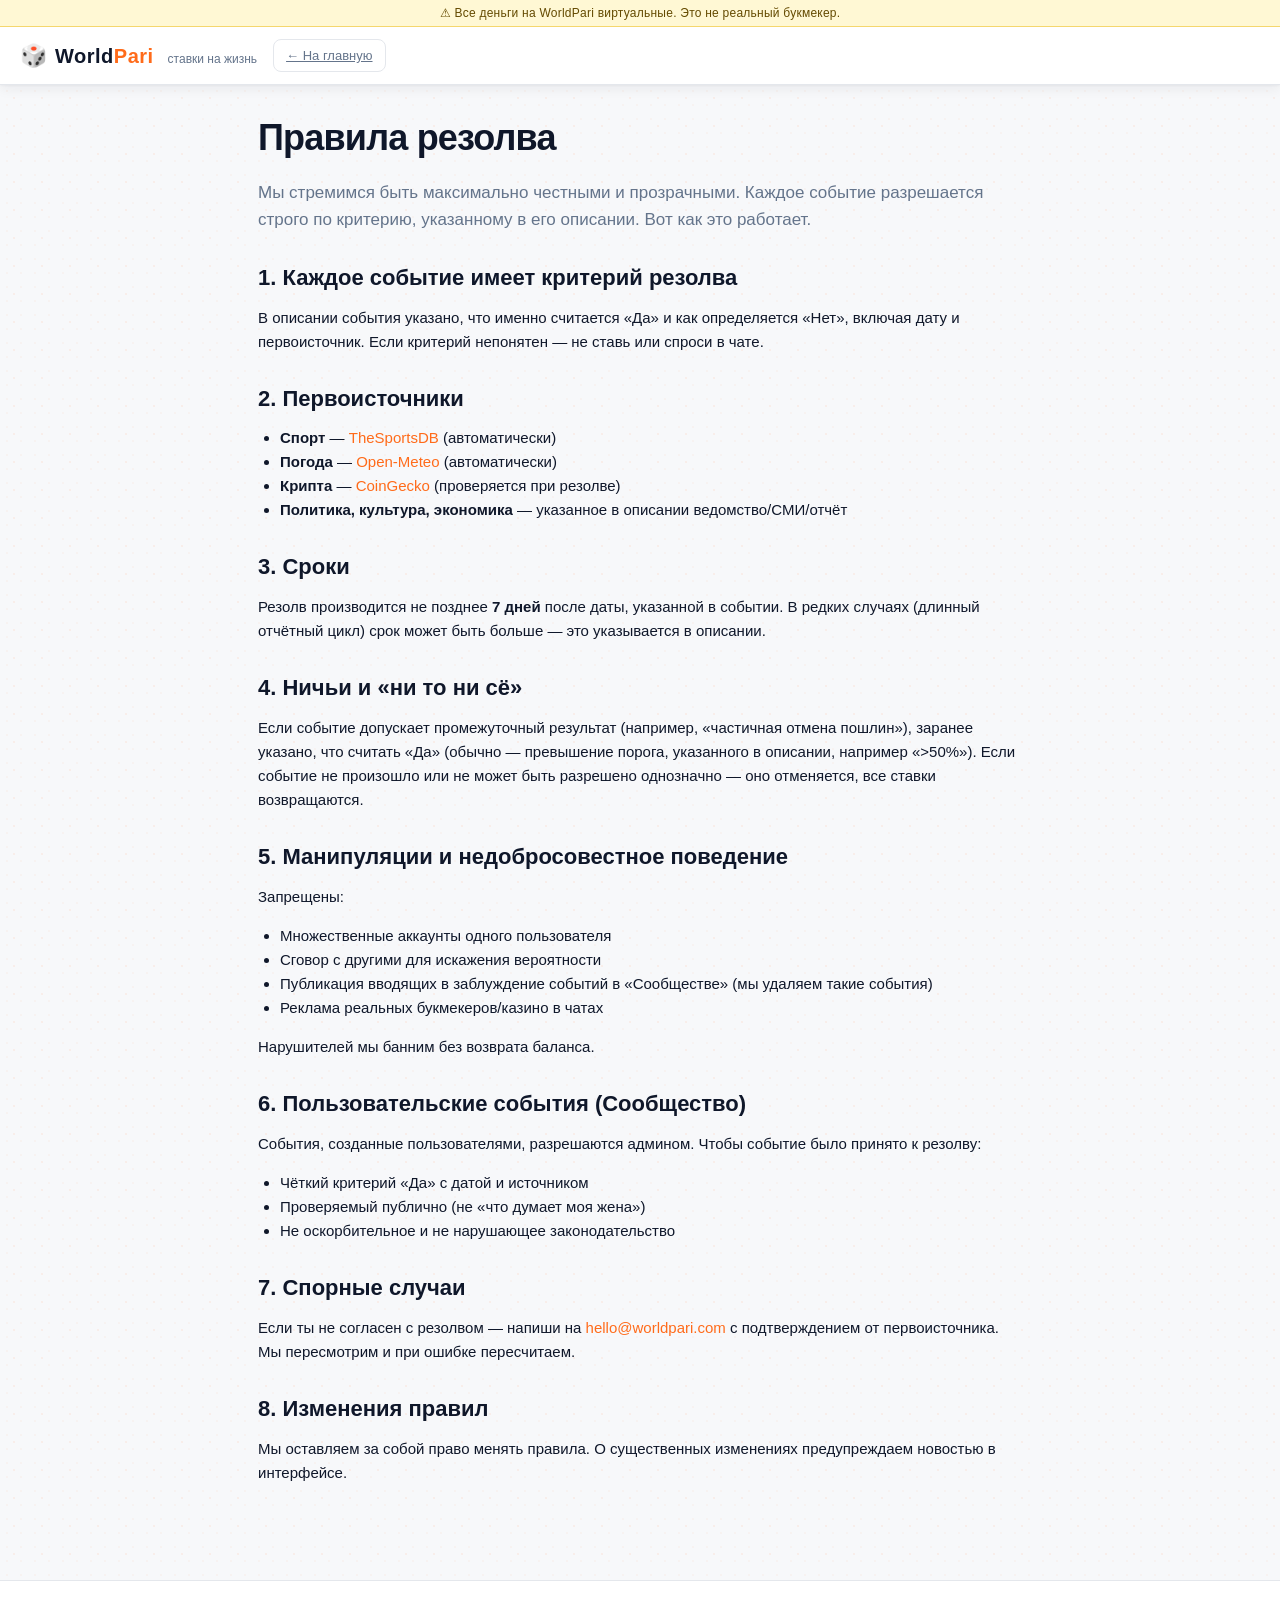
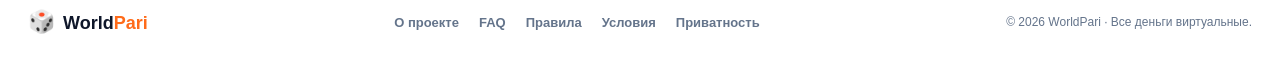
<file: betslife/rules.html>
<!DOCTYPE html>
<html lang="ru">
<head>
<meta charset="UTF-8" />
<meta name="viewport" content="width=device-width, initial-scale=1.0" />
<meta name="theme-color" content="#ffffff" />
<script>(function(){try{var t=localStorage.getItem('worldpari.theme')||'light';document.documentElement.setAttribute('data-theme',t);}catch(e){}})();</script>
<title>Правила резолва — WorldPari</title>
<meta name="description" content="Правила разрешения событий на WorldPari." />
<link rel="stylesheet" href="style.css" />
<link rel="icon" href="/favicon.svg" type="image/svg+xml" />
</head>
<body>
  <div class="virtual-banner">⚠ Все деньги на WorldPari виртуальные. Это не реальный букмекер.</div>
  <header class="topbar">
    <a href="/" class="logo" style="text-decoration:none;color:inherit">
      <span class="logo-mark">🎲</span>
      <span class="logo-text">World<span class="accent">Pari</span></span>
      <span class="logo-sub">ставки на жизнь</span>
    </a>
    <div class="topbar-right">
      <a class="btn-ghost" href="/">← На главную</a>
    </div>
  </header>

  <main class="static-page">
    <article>
      <h1>Правила резолва</h1>
      <p class="lead">Мы стремимся быть максимально честными и прозрачными. Каждое событие разрешается строго по критерию, указанному в его описании. Вот как это работает.</p>

      <h2>1. Каждое событие имеет <b>критерий резолва</b></h2>
      <p>В описании события указано, что именно считается «Да» и как определяется «Нет», включая дату и первоисточник. Если критерий непонятен — не ставь или спроси в чате.</p>

      <h2>2. Первоисточники</h2>
      <ul>
        <li><b>Спорт</b> — <a href="https://www.thesportsdb.com" target="_blank" rel="noopener">TheSportsDB</a> (автоматически)</li>
        <li><b>Погода</b> — <a href="https://open-meteo.com" target="_blank" rel="noopener">Open-Meteo</a> (автоматически)</li>
        <li><b>Крипта</b> — <a href="https://coingecko.com" target="_blank" rel="noopener">CoinGecko</a> (проверяется при резолве)</li>
        <li><b>Политика, культура, экономика</b> — указанное в описании ведомство/СМИ/отчёт</li>
      </ul>

      <h2>3. Сроки</h2>
      <p>Резолв производится не позднее <b>7 дней</b> после даты, указанной в событии. В редких случаях (длинный отчётный цикл) срок может быть больше — это указывается в описании.</p>

      <h2>4. Ничьи и «ни то ни сё»</h2>
      <p>Если событие допускает промежуточный результат (например, «частичная отмена пошлин»), заранее указано, что считать «Да» (обычно — превышение порога, указанного в описании, например «>50%»). Если событие не произошло или не может быть разрешено однозначно — оно отменяется, все ставки возвращаются.</p>

      <h2>5. Манипуляции и недобросовестное поведение</h2>
      <p>Запрещены:</p>
      <ul>
        <li>Множественные аккаунты одного пользователя</li>
        <li>Сговор с другими для искажения вероятности</li>
        <li>Публикация вводящих в заблуждение событий в «Сообществе» (мы удаляем такие события)</li>
        <li>Реклама реальных букмекеров/казино в чатах</li>
      </ul>
      <p>Нарушителей мы банним без возврата баланса.</p>

      <h2>6. Пользовательские события (Сообщество)</h2>
      <p>События, созданные пользователями, разрешаются админом. Чтобы событие было принято к резолву:</p>
      <ul>
        <li>Чёткий критерий «Да» с датой и источником</li>
        <li>Проверяемый публично (не «что думает моя жена»)</li>
        <li>Не оскорбительное и не нарушающее законодательство</li>
      </ul>

      <h2>7. Спорные случаи</h2>
      <p>Если ты не согласен с резолвом — напиши на <a href="mailto:hello@worldpari.com">hello@worldpari.com</a> с подтверждением от первоисточника. Мы пересмотрим и при ошибке пересчитаем.</p>

      <h2>8. Изменения правил</h2>
      <p>Мы оставляем за собой право менять правила. О существенных изменениях предупреждаем новостью в интерфейсе.</p>
    </article>
  </main>

  <footer class="site-footer">
    <div class="site-footer-inner">
      <div class="site-footer-brand"><span class="logo-mark">🎲</span><span>World<span class="accent">Pari</span></span></div>
      <nav class="site-footer-links">
        <a href="/about.html">О проекте</a><a href="/faq.html">FAQ</a><a href="/rules.html">Правила</a><a href="/terms.html">Условия</a><a href="/privacy.html">Приватность</a>
      </nav>
      <div class="site-footer-meta">© 2026 WorldPari · Все деньги виртуальные.</div>
    </div>
  </footer>
</body>
</html>
</file>
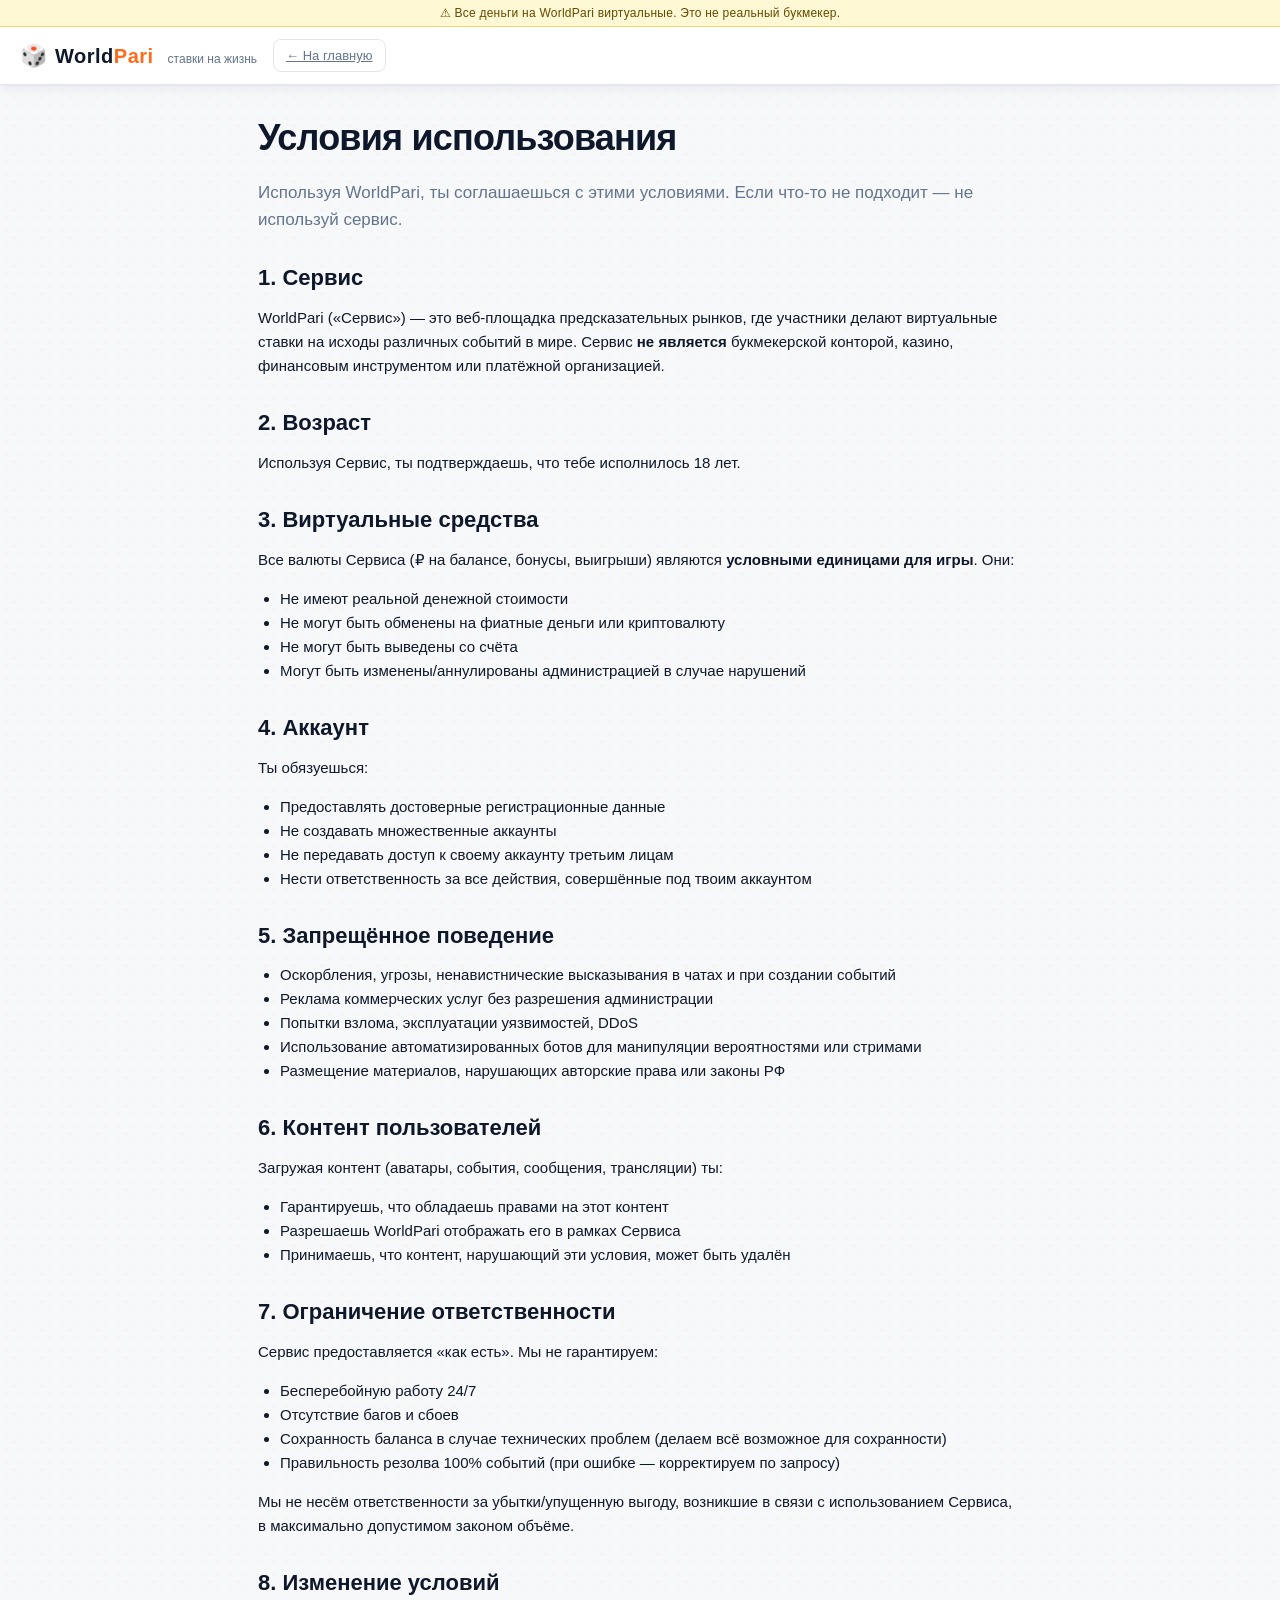
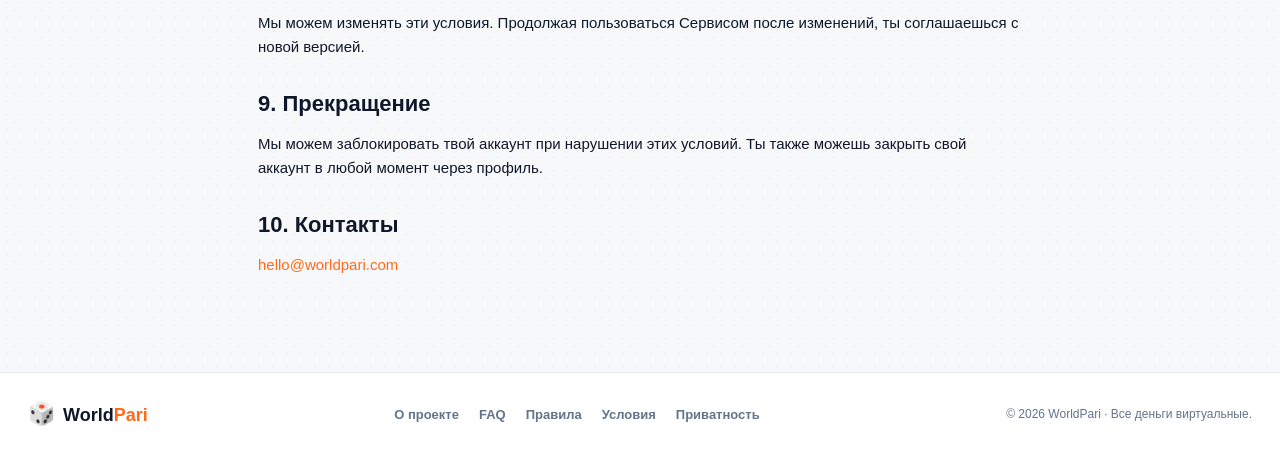
<file: betslife/terms.html>
<!DOCTYPE html>
<html lang="ru">
<head>
<meta charset="UTF-8" />
<meta name="viewport" content="width=device-width, initial-scale=1.0" />
<meta name="theme-color" content="#ffffff" />
<script>(function(){try{var t=localStorage.getItem('worldpari.theme')||'light';document.documentElement.setAttribute('data-theme',t);}catch(e){}})();</script>
<title>Условия использования — WorldPari</title>
<meta name="description" content="Условия использования сервиса WorldPari." />
<link rel="stylesheet" href="style.css" />
<link rel="icon" href="/favicon.svg" type="image/svg+xml" />
</head>
<body>
  <div class="virtual-banner">⚠ Все деньги на WorldPari виртуальные. Это не реальный букмекер.</div>
  <header class="topbar">
    <a href="/" class="logo" style="text-decoration:none;color:inherit">
      <span class="logo-mark">🎲</span>
      <span class="logo-text">World<span class="accent">Pari</span></span>
      <span class="logo-sub">ставки на жизнь</span>
    </a>
    <div class="topbar-right">
      <a class="btn-ghost" href="/">← На главную</a>
    </div>
  </header>

  <main class="static-page">
    <article>
      <h1>Условия использования</h1>
      <p class="lead">Используя WorldPari, ты соглашаешься с этими условиями. Если что-то не подходит — не используй сервис.</p>

      <h2>1. Сервис</h2>
      <p>WorldPari («Сервис») — это веб-площадка предсказательных рынков, где участники делают виртуальные ставки на исходы различных событий в мире. Сервис <b>не является</b> букмекерской конторой, казино, финансовым инструментом или платёжной организацией.</p>

      <h2>2. Возраст</h2>
      <p>Используя Сервис, ты подтверждаешь, что тебе исполнилось 18 лет.</p>

      <h2>3. Виртуальные средства</h2>
      <p>Все валюты Сервиса (₽ на балансе, бонусы, выигрыши) являются <b>условными единицами для игры</b>. Они:</p>
      <ul>
        <li>Не имеют реальной денежной стоимости</li>
        <li>Не могут быть обменены на фиатные деньги или криптовалюту</li>
        <li>Не могут быть выведены со счёта</li>
        <li>Могут быть изменены/аннулированы администрацией в случае нарушений</li>
      </ul>

      <h2>4. Аккаунт</h2>
      <p>Ты обязуешься:</p>
      <ul>
        <li>Предоставлять достоверные регистрационные данные</li>
        <li>Не создавать множественные аккаунты</li>
        <li>Не передавать доступ к своему аккаунту третьим лицам</li>
        <li>Нести ответственность за все действия, совершённые под твоим аккаунтом</li>
      </ul>

      <h2>5. Запрещённое поведение</h2>
      <ul>
        <li>Оскорбления, угрозы, ненавистнические высказывания в чатах и при создании событий</li>
        <li>Реклама коммерческих услуг без разрешения администрации</li>
        <li>Попытки взлома, эксплуатации уязвимостей, DDoS</li>
        <li>Использование автоматизированных ботов для манипуляции вероятностями или стримами</li>
        <li>Размещение материалов, нарушающих авторские права или законы РФ</li>
      </ul>

      <h2>6. Контент пользователей</h2>
      <p>Загружая контент (аватары, события, сообщения, трансляции) ты:</p>
      <ul>
        <li>Гарантируешь, что обладаешь правами на этот контент</li>
        <li>Разрешаешь WorldPari отображать его в рамках Сервиса</li>
        <li>Принимаешь, что контент, нарушающий эти условия, может быть удалён</li>
      </ul>

      <h2>7. Ограничение ответственности</h2>
      <p>Сервис предоставляется «как есть». Мы не гарантируем:</p>
      <ul>
        <li>Бесперебойную работу 24/7</li>
        <li>Отсутствие багов и сбоев</li>
        <li>Сохранность баланса в случае технических проблем (делаем всё возможное для сохранности)</li>
        <li>Правильность резолва 100% событий (при ошибке — корректируем по запросу)</li>
      </ul>
      <p>Мы не несём ответственности за убытки/упущенную выгоду, возникшие в связи с использованием Сервиса, в максимально допустимом законом объёме.</p>

      <h2>8. Изменение условий</h2>
      <p>Мы можем изменять эти условия. Продолжая пользоваться Сервисом после изменений, ты соглашаешься с новой версией.</p>

      <h2>9. Прекращение</h2>
      <p>Мы можем заблокировать твой аккаунт при нарушении этих условий. Ты также можешь закрыть свой аккаунт в любой момент через профиль.</p>

      <h2>10. Контакты</h2>
      <p><a href="mailto:hello@worldpari.com">hello@worldpari.com</a></p>
    </article>
  </main>

  <footer class="site-footer">
    <div class="site-footer-inner">
      <div class="site-footer-brand"><span class="logo-mark">🎲</span><span>World<span class="accent">Pari</span></span></div>
      <nav class="site-footer-links">
        <a href="/about.html">О проекте</a><a href="/faq.html">FAQ</a><a href="/rules.html">Правила</a><a href="/terms.html">Условия</a><a href="/privacy.html">Приватность</a>
      </nav>
      <div class="site-footer-meta">© 2026 WorldPari · Все деньги виртуальные.</div>
    </div>
  </footer>
</body>
</html>
</file>
<file: betslife/style.css>
:root {
  /* Light theme — default, Polymarket-like */
  --bg: #ffffff;
  --bg-2: #f7f8fa;
  --bg-3: #eef0f4;
  --panel: #ffffff;
  --card: #ffffff;
  --border: #e4e7ec;
  --border-strong: #cbd0d8;
  --text: #0f172a;
  --muted: #64748b;
  --accent: #ff6b1a;          /* WorldPari warm orange */
  --accent-2: #e15510;
  --accent-soft: #fff1e6;     /* light orange for chip / hover backgrounds */
  --green: #10b981;
  --green-2: #059669;
  --red: #ef4444;
  --red-2: #dc2626;
  --blue: #3a82f7;
  --yes: #10b981;
  --yes-bg: #d1fae5;
  --yes-bg-strong: #a7f3d0;
  --no: #ef4444;
  --no-bg: #fee2e2;
  --no-bg-strong: #fecaca;
  --shadow: 0 1px 2px rgba(15,23,42,0.04), 0 4px 12px rgba(15,23,42,0.06);
  --shadow-lg: 0 4px 8px rgba(15,23,42,0.06), 0 16px 32px rgba(15,23,42,0.10);
}

:root[data-theme="dark"] {
  --bg: #0b0f14;
  --bg-2: #11171f;
  --bg-3: #171f2b;
  --panel: #131a24;
  --card: #131a24;
  --border: #1f2a38;
  --border-strong: #2b3a4f;
  --text: #e7edf5;
  --muted: #8a95a8;
  --accent: #ffa040;
  --accent-2: #ff7a18;
  --accent-soft: rgba(255, 122, 24, 0.18);
  --green: #2fbf71;
  --green-2: #1f8f51;
  --red: #ef4a4a;
  --red-2: #d83a3a;
  --blue: #3a82f7;
  --yes: #2fbf71;
  --yes-bg: rgba(47,191,113,0.12);
  --yes-bg-strong: rgba(47,191,113,0.22);
  --no: #ef4a4a;
  --no-bg: rgba(239,74,74,0.10);
  --no-bg-strong: rgba(239,74,74,0.20);
  --shadow: 0 8px 24px rgba(0, 0, 0, 0.35);
  --shadow-lg: 0 16px 40px rgba(0,0,0,0.45);
}

* { box-sizing: border-box; }

/* The HTML hidden attribute must override any display: flex/grid on classed elements. */
[hidden] { display: none !important; }

html, body {
  margin: 0;
  padding: 0;
  background: var(--bg-2);
  color: var(--text);
  font-family: -apple-system, BlinkMacSystemFont, "Segoe UI", Roboto, Inter, Arial, sans-serif;
  min-height: 100vh;
  font-size: 14px;
}
body {
  /* Subtle WorldPari pattern: soft orange dots fading into the background */
  background-image:
    radial-gradient(rgba(255, 107, 26, 0.07) 1.2px, transparent 1.5px),
    radial-gradient(rgba(255, 107, 26, 0.04) 1px, transparent 1.2px);
  background-size: 28px 28px, 14px 14px;
  background-position: 0 0, 14px 14px;
}
:root[data-theme="dark"] body {
  background-color: var(--bg);
  background-image:
    radial-gradient(rgba(255, 122, 24, 0.06) 1.2px, transparent 1.5px),
    radial-gradient(rgba(255, 122, 24, 0.03) 1px, transparent 1.2px),
    radial-gradient(1200px 600px at 10% -10%, rgba(255, 122, 24, 0.05), transparent 60%),
    radial-gradient(900px 500px at 110% 10%, rgba(58, 130, 247, 0.06), transparent 60%);
  background-size: 28px 28px, 14px 14px, 100% 100%, 100% 100%;
  background-position: 0 0, 14px 14px, 0 0, 0 0;
}

/* --- Animations --------------------------------------------------------- */
@keyframes fadeIn {
  from { opacity: 0; }
  to { opacity: 1; }
}
@keyframes slideUp {
  from { opacity: 0; transform: translateY(16px); }
  to { opacity: 1; transform: translateY(0); }
}
@keyframes scaleIn {
  from { opacity: 0; transform: scale(0.92); }
  to { opacity: 1; transform: scale(1); }
}
@keyframes popIn {
  0% { opacity: 0; transform: scale(0.85); }
  70% { transform: scale(1.04); }
  100% { opacity: 1; transform: scale(1); }
}
@keyframes pulseDot {
  0% { box-shadow: 0 0 0 0 rgba(239, 74, 74, 0.7); }
  70% { box-shadow: 0 0 0 10px rgba(239, 74, 74, 0); }
  100% { box-shadow: 0 0 0 0 rgba(239, 74, 74, 0); }
}
@keyframes shimmer {
  0% { background-position: -200% 0; }
  100% { background-position: 200% 0; }
}
@keyframes wiggle {
  0%, 100% { transform: rotate(0deg); }
  25% { transform: rotate(-3deg); }
  75% { transform: rotate(3deg); }
}
@keyframes flashGreen {
  0% { background: rgba(47, 191, 113, 0); }
  30% { background: rgba(47, 191, 113, 0.25); }
  100% { background: rgba(47, 191, 113, 0); }
}
@keyframes flashRed {
  0% { background: rgba(239, 74, 74, 0); }
  30% { background: rgba(239, 74, 74, 0.25); }
  100% { background: rgba(239, 74, 74, 0); }
}
@keyframes spin {
  to { transform: rotate(360deg); }
}

/* --- Top bar ------------------------------------------------------------ */
.topbar {
  position: sticky;
  top: 0;
  z-index: 5;
  display: grid;
  grid-template-columns: auto 1fr auto;
  gap: 16px;
  align-items: center;
  padding: 12px 20px;
  background: var(--panel);
  backdrop-filter: blur(10px);
  border-bottom: 1px solid var(--border);
  animation: fadeIn 0.4s ease;
}
:root[data-theme="dark"] .topbar {
  background: linear-gradient(180deg, rgba(17, 23, 31, 0.95), rgba(17, 23, 31, 0.85));
}
.logo {
  display: flex;
  align-items: baseline;
  gap: 8px;
}
.logo-mark {
  font-size: 22px;
  display: inline-block;
  animation: wiggle 4s ease-in-out infinite;
  transform-origin: 50% 80%;
}
.logo-text {
  font-weight: 800;
  font-size: 20px;
  letter-spacing: 0.5px;
}
.logo-text .accent { color: var(--accent); }
.logo-sub {
  color: var(--muted);
  font-size: 12px;
  margin-left: 6px;
}

.tabs {
  display: flex;
  gap: 6px;
  overflow-x: auto;
  scrollbar-width: thin;
}
.tab {
  background: var(--bg-3);
  border: 1px solid var(--border);
  color: var(--text);
  border-radius: 999px;
  padding: 8px 14px;
  font-size: 13px;
  cursor: pointer;
  white-space: nowrap;
  transition: all 0.18s ease;
}
.tab:hover {
  border-color: var(--accent);
  transform: translateY(-1px);
}
.tab.active {
  background: var(--accent);
  color: #ffffff;
  border-color: var(--accent);
  font-weight: 700;
  box-shadow: 0 6px 18px rgba(255, 107, 26, 0.28);
}

.topbar-right {
  display: flex;
  align-items: center;
  gap: 10px;
}

.lang-picker {
  position: relative;
  display: flex;
  align-items: center;
  gap: 6px;
  padding: 8px 12px;
  border: 1px solid var(--border);
  border-radius: 10px;
  background: var(--bg-3);
  font-size: 13px;
  cursor: pointer;
  transition: border-color 0.15s ease;
}
.lang-picker:hover { border-color: var(--accent); }
.lang-picker select {
  position: absolute;
  inset: 0;
  opacity: 0;
  cursor: pointer;
  width: 100%;
  height: 100%;
}

/* Auth block */
.auth-button {
  display: flex;
  align-items: center;
  gap: 8px;
  padding: 8px 14px;
  border-radius: 10px;
  background: var(--accent);
  color: #ffffff;
  font-weight: 800;
  font-size: 13px;
  border: none;
  cursor: pointer;
  transition: filter 0.15s ease, transform 0.05s ease;
}
.auth-button:hover { filter: brightness(1.08); }
.auth-button:active { transform: translateY(1px); }

.user-chip {
  display: flex;
  align-items: center;
  gap: 8px;
  padding: 6px 8px 6px 6px;
  border: 1px solid var(--border);
  border-radius: 999px;
  background: var(--bg-3);
  cursor: pointer;
  transition: border-color 0.15s ease;
  position: relative;
}
.user-chip:hover { border-color: var(--accent); }
.user-avatar {
  width: 32px;
  height: 32px;
  border-radius: 50%;
  background: linear-gradient(135deg, var(--accent), var(--blue));
  display: flex;
  align-items: center;
  justify-content: center;
  font-size: 18px;
  overflow: hidden;
  flex-shrink: 0;
}
.user-avatar img { width: 100%; height: 100%; object-fit: cover; }
.user-name {
  font-size: 13px;
  font-weight: 700;
  max-width: 110px;
  overflow: hidden;
  text-overflow: ellipsis;
  white-space: nowrap;
}
.user-balance {
  font-size: 12px;
  font-weight: 800;
  color: var(--accent-2);
  font-variant-numeric: tabular-nums;
  white-space: nowrap;
}
.user-balance.flash-up { animation: flashGreen 0.8s ease; }
.user-balance.flash-down { animation: flashRed 0.8s ease; }
.user-menu {
  position: absolute;
  right: 0;
  top: calc(100% + 6px);
  background: var(--panel);
  border: 1px solid var(--border);
  border-radius: 10px;
  padding: 6px;
  display: none;
  flex-direction: column;
  min-width: 200px;
  box-shadow: var(--shadow);
  z-index: 6;
  animation: scaleIn 0.12s ease;
  transform-origin: top right;
}
.user-menu.open { display: flex; }
.user-menu button {
  background: transparent;
  border: none;
  color: var(--text);
  text-align: left;
  padding: 9px 10px;
  border-radius: 8px;
  font-size: 13px;
  cursor: pointer;
}
.user-menu button:hover { background: var(--bg-3); }
.user-menu hr {
  border: none;
  border-top: 1px solid var(--border);
  margin: 4px 0;
}

.btn-small {
  background: transparent;
  border: 1px solid var(--border);
  color: var(--muted);
  border-radius: 8px;
  padding: 4px 8px;
  cursor: pointer;
}
.btn-small:hover { color: var(--text); border-color: var(--accent); }

.btn-ghost {
  background: transparent;
  color: var(--muted);
  border: 1px solid var(--border);
  border-radius: 8px;
  padding: 8px 12px;
  cursor: pointer;
  font-size: 13px;
  transition: all 0.15s ease;
}
.btn-ghost:hover { color: var(--text); border-color: var(--accent); }

.btn-primary {
  background: var(--accent);
  color: #ffffff;
  border: none;
  border-radius: 10px;
  padding: 10px 16px;
  font-weight: 800;
  cursor: pointer;
  font-size: 14px;
  transition: transform 0.05s ease, filter 0.15s ease;
  position: relative;
  overflow: hidden;
}
.btn-primary::after {
  content: "";
  position: absolute;
  inset: 0;
  background: linear-gradient(120deg, transparent, rgba(255,255,255,0.25), transparent);
  background-size: 200% 100%;
  animation: shimmer 3s linear infinite;
  pointer-events: none;
}
.btn-primary:hover { filter: brightness(1.08); }
.btn-primary:active { transform: translateY(1px); }
.btn-primary:disabled {
  opacity: 0.5;
  cursor: not-allowed;
  filter: grayscale(0.4);
}
.btn-primary:disabled::after { display: none; }

/* --- Layout ------------------------------------------------------------- */
.layout {
  display: grid;
  grid-template-columns: 1fr 360px;
  gap: 20px;
  padding: 20px;
  max-width: 1400px;
  margin: 0 auto;
}
@media (max-width: 960px) {
  .layout { grid-template-columns: 1fr; }
  .coupon { position: static; }
  .topbar { grid-template-columns: auto 1fr; row-gap: 8px; }
  .topbar .tabs { grid-column: 1 / -1; order: 3; }
  .topbar-right { justify-self: end; }
}

.events {
  display: grid;
  gap: 12px;
  grid-template-columns: repeat(auto-fill, minmax(340px, 1fr));
  align-content: start;
}

/* --- Card --------------------------------------------------------------- */
.card {
  background: linear-gradient(180deg, var(--panel), var(--bg-2));
  border: 1px solid var(--border);
  border-radius: 14px;
  padding: 14px;
  box-shadow: var(--shadow);
  display: flex;
  flex-direction: column;
  gap: 10px;
  position: relative;
  overflow: hidden;
  animation: slideUp 0.35s ease both;
  transition: transform 0.18s ease, border-color 0.18s ease, box-shadow 0.18s ease;
}
.card:hover {
  transform: translateY(-3px);
  border-color: var(--accent);
  box-shadow: 0 14px 32px rgba(0, 0, 0, 0.45);
}
.card .card-bg {
  position: absolute;
  inset: 0;
  background: linear-gradient(135deg, rgba(255,122,26,0.08), rgba(58,130,247,0.05));
  z-index: 0;
  transition: opacity 0.2s ease;
}
.card > * { position: relative; z-index: 1; }
.card.cover .card-bg { background-size: cover; background-position: center; opacity: 0.32; filter: blur(0.5px); }

.card-head {
  display: flex;
  justify-content: space-between;
  align-items: flex-start;
  gap: 8px;
}
.card-emoji {
  font-size: 24px;
  filter: drop-shadow(0 2px 6px rgba(0,0,0,0.4));
}
.card-cat {
  font-size: 11px;
  text-transform: uppercase;
  letter-spacing: 0.8px;
  color: var(--muted);
}
.card-title {
  font-size: 15px;
  font-weight: 700;
  line-height: 1.3;
  margin: 0;
}
.card-desc {
  font-size: 12.5px;
  color: var(--muted);
  line-height: 1.35;
}
.card-author {
  display: flex;
  align-items: center;
  gap: 6px;
  font-size: 11.5px;
  color: var(--muted);
}
.card-author .ava {
  width: 18px; height: 18px; border-radius: 50%;
  display: inline-flex;
  align-items: center;
  justify-content: center;
  font-size: 11px;
  overflow: hidden;
  background: var(--bg-3);
  border: 1px solid var(--border);
}
.card-author .ava img { width: 100%; height: 100%; object-fit: cover; }
.card-actions {
  display: flex;
  gap: 6px;
  flex-shrink: 0;
}
.icon-btn {
  background: transparent;
  border: 1px solid var(--border);
  color: var(--muted);
  border-radius: 8px;
  padding: 4px 8px;
  cursor: pointer;
  font-size: 11px;
  transition: all 0.15s ease;
}
.icon-btn:hover { color: var(--text); border-color: var(--accent); }
.icon-btn.live {
  border-color: var(--red);
  color: var(--red);
  font-weight: 700;
}
.icon-btn.live::before {
  content: "●";
  margin-right: 4px;
  display: inline-block;
  border-radius: 50%;
  background: var(--red);
  color: var(--red);
  width: 8px; height: 8px;
  animation: pulseDot 1.6s infinite;
}

.outcomes-list {
  display: grid;
  gap: 6px;
}
.outcome {
  display: grid;
  grid-template-columns: 1fr auto;
  align-items: center;
  gap: 10px;
  padding: 10px 12px;
  background: var(--bg-3);
  border: 1px solid var(--border);
  border-radius: 10px;
  cursor: pointer;
  transition: border-color 0.15s ease, transform 0.08s ease, background 0.15s ease;
  text-align: inherit;
  color: inherit;
  font: inherit;
}
.outcome:hover { border-color: var(--accent); transform: translateY(-1px); }
.outcome:active { transform: translateY(0); }
.outcome.selected {
  border-color: var(--accent);
  background: linear-gradient(180deg, rgba(255, 122, 26, 0.18), rgba(255, 122, 26, 0.05));
  animation: popIn 0.18s ease;
}
.outcome-label {
  font-size: 13px;
}
.outcome-odds {
  font-weight: 800;
  color: var(--accent-2);
  font-variant-numeric: tabular-nums;
  font-size: 15px;
  min-width: 44px;
  text-align: right;
}
.card-foot {
  display: flex;
  justify-content: space-between;
  align-items: center;
  font-size: 11px;
  color: var(--muted);
  margin-top: 2px;
  gap: 8px;
}
.card-delete {
  background: transparent;
  color: var(--muted);
  border: none;
  cursor: pointer;
  font-size: 12px;
}
.card-delete:hover { color: var(--red); }

/* --- Coupon ------------------------------------------------------------- */
.coupon {
  position: sticky;
  top: 76px;
  align-self: start;
  background: linear-gradient(180deg, var(--panel), var(--bg-2));
  border: 1px solid var(--border);
  border-radius: 14px;
  padding: 14px;
  box-shadow: var(--shadow);
  max-height: calc(100vh - 100px);
  display: flex;
  flex-direction: column;
  animation: slideUp 0.4s ease;
}
.coupon-header {
  display: flex;
  justify-content: space-between;
  align-items: center;
  border-bottom: 1px solid var(--border);
  padding-bottom: 8px;
  margin-bottom: 10px;
}
.coupon-header h2 { margin: 0; font-size: 16px; }
.coupon-items {
  display: flex;
  flex-direction: column;
  gap: 8px;
  overflow-y: auto;
  padding-right: 4px;
}
.coupon-empty {
  color: var(--muted);
  font-size: 13px;
  padding: 24px 8px;
  text-align: center;
  border: 1px dashed var(--border);
  border-radius: 10px;
}
.coupon-item {
  padding: 10px;
  background: var(--bg-3);
  border: 1px solid var(--border);
  border-radius: 10px;
  display: grid;
  gap: 4px;
  position: relative;
  animation: scaleIn 0.18s ease;
}
.coupon-item-title {
  font-size: 12.5px;
  font-weight: 600;
  line-height: 1.25;
  padding-right: 22px;
}
.coupon-item-row {
  display: flex;
  justify-content: space-between;
  align-items: center;
  font-size: 12px;
  color: var(--muted);
}
.coupon-item-row .odds { color: var(--accent-2); font-weight: 800; }
.coupon-item-remove {
  background: transparent;
  color: var(--muted);
  border: none;
  cursor: pointer;
  font-size: 14px;
  padding: 0 6px;
  position: absolute;
  top: 6px;
  right: 6px;
}
.coupon-item-remove:hover { color: var(--red); }

.coupon-summary {
  margin-top: 12px;
  border-top: 1px solid var(--border);
  padding-top: 10px;
  display: flex;
  flex-direction: column;
  gap: 8px;
}
.coupon-summary .row {
  display: flex;
  justify-content: space-between;
  font-size: 13px;
  color: var(--muted);
}
.coupon-summary .row.big {
  color: var(--text);
  font-size: 15px;
  font-weight: 700;
}
.coupon-summary .row.big span:last-child { color: var(--green); }
.stake-row {
  display: flex;
  justify-content: space-between;
  align-items: center;
  gap: 8px;
  color: var(--muted);
  font-size: 13px;
}
.stake-row input {
  width: 120px;
  padding: 8px 10px;
  border-radius: 8px;
  border: 1px solid var(--border);
  background: var(--bg-3);
  color: var(--text);
  font-size: 14px;
  font-weight: 700;
  text-align: right;
  font-variant-numeric: tabular-nums;
}
.stake-row input:focus {
  outline: none;
  border-color: var(--accent);
}

/* --- FAB ---------------------------------------------------------------- */
.fab {
  position: fixed;
  right: 24px;
  bottom: 24px;
  background: var(--accent);
  color: #ffffff;
  border: none;
  border-radius: 999px;
  padding: 14px 20px;
  font-weight: 800;
  cursor: pointer;
  box-shadow: 0 12px 28px rgba(255, 122, 26, 0.35);
  z-index: 4;
  font-size: 14px;
  animation: scaleIn 0.4s ease;
  transition: transform 0.2s ease;
}
.fab:hover { filter: brightness(1.05); transform: translateY(-2px) scale(1.02); }

/* --- Modal -------------------------------------------------------------- */
.modal-backdrop {
  position: fixed;
  inset: 0;
  background: rgba(0, 0, 0, 0.65);
  backdrop-filter: blur(6px);
  z-index: 10;
  display: flex;
  align-items: center;
  justify-content: center;
  padding: 20px;
  animation: fadeIn 0.18s ease;
}
.modal-backdrop[hidden] { display: none; }
.toast[hidden] { display: none; }
.modal {
  background: var(--panel);
  border: 1px solid var(--border);
  border-radius: 14px;
  width: 100%;
  max-width: 560px;
  max-height: 92vh;
  overflow: hidden;
  display: flex;
  flex-direction: column;
  box-shadow: var(--shadow);
  animation: scaleIn 0.18s ease;
}
.modal-narrow { max-width: 420px; }
.modal-wide { max-width: 1000px; }
.modal-head {
  display: flex;
  justify-content: space-between;
  align-items: center;
  padding: 14px 16px;
  border-bottom: 1px solid var(--border);
}
.modal-head h3 { margin: 0; font-size: 16px; }
.modal-body {
  padding: 14px 16px;
  overflow-y: auto;
  display: flex;
  flex-direction: column;
  gap: 12px;
}
.modal-foot {
  display: flex;
  justify-content: flex-end;
  gap: 8px;
  padding: 12px 16px;
  border-top: 1px solid var(--border);
}
.field {
  display: flex;
  flex-direction: column;
  gap: 4px;
  font-size: 12px;
  color: var(--muted);
}
.field input,
.field textarea,
.field select {
  padding: 10px 12px;
  border-radius: 8px;
  border: 1px solid var(--border);
  background: var(--bg-3);
  color: var(--text);
  font-size: 14px;
  font-family: inherit;
}
.field input[type="color"] {
  height: 38px;
  padding: 4px;
}
.field input:focus,
.field textarea:focus,
.field select:focus {
  outline: none;
  border-color: var(--accent);
}
.field-row {
  display: grid;
  grid-template-columns: repeat(auto-fit, minmax(120px, 1fr));
  gap: 8px;
}
.style-block {
  border: 1px solid var(--border);
  border-radius: 10px;
  padding: 10px;
  display: flex;
  flex-direction: column;
  gap: 8px;
}
.card-preview {
  margin-top: 4px;
  border-radius: 10px;
  height: 70px;
  background: linear-gradient(135deg, var(--accent), var(--blue));
  position: relative;
  overflow: hidden;
  border: 1px solid var(--border);
  display: flex;
  align-items: center;
  justify-content: center;
  font-size: 28px;
  filter: saturate(1.1);
}
.outcomes {
  display: flex;
  flex-direction: column;
  gap: 6px;
}
.outcome-row {
  display: grid;
  grid-template-columns: 1fr 90px auto;
  gap: 6px;
}
.outcome-row input {
  padding: 8px 10px;
  border-radius: 8px;
  border: 1px solid var(--border);
  background: var(--bg-3);
  color: var(--text);
  font-size: 13px;
}
.outcome-row button {
  background: transparent;
  border: 1px solid var(--border);
  color: var(--muted);
  border-radius: 8px;
  padding: 0 10px;
  cursor: pointer;
}
.outcome-row button:hover { color: var(--red); border-color: var(--red); }
.hint {
  font-size: 12px;
  color: var(--muted);
}

/* Auth modal */
.auth-tabs {
  display: flex;
  gap: 6px;
  background: var(--bg-3);
  border-radius: 10px;
  padding: 4px;
}
.auth-tab {
  flex: 1;
  background: transparent;
  border: none;
  color: var(--muted);
  font-weight: 700;
  font-size: 13px;
  padding: 8px;
  border-radius: 7px;
  cursor: pointer;
  transition: all 0.15s ease;
}
.auth-tab.active {
  background: var(--accent);
  color: #ffffff;
}
.auth-avatar-row {
  display: flex;
  flex-direction: column;
  gap: 6px;
}
.emoji-grid {
  display: grid;
  grid-template-columns: repeat(8, 1fr);
  gap: 4px;
}
.emoji-grid button {
  aspect-ratio: 1 / 1;
  background: var(--bg-3);
  border: 1px solid var(--border);
  border-radius: 8px;
  cursor: pointer;
  font-size: 18px;
  transition: all 0.12s ease;
}
.emoji-grid button:hover { transform: scale(1.1); border-color: var(--accent); }
.emoji-grid button.selected {
  background: var(--accent);
  border-color: var(--accent);
}

/* Quick amount chips */
.quick-amounts {
  display: flex;
  flex-wrap: wrap;
  gap: 6px;
}
.chip {
  background: var(--bg-3);
  border: 1px solid var(--border);
  color: var(--text);
  border-radius: 999px;
  padding: 6px 12px;
  font-size: 12px;
  font-weight: 700;
  cursor: pointer;
  transition: all 0.12s ease;
}
.chip:hover { border-color: var(--accent); transform: translateY(-1px); }

/* --- Resolve modal ------------------------------------------------------ */
.resolve-event {
  background: var(--bg-3);
  border: 1px solid var(--border);
  border-radius: 10px;
  padding: 10px 12px;
  display: grid;
  gap: 4px;
  animation: slideUp 0.25s ease both;
}
.resolve-event:nth-child(1) { animation-delay: 0.05s; }
.resolve-event:nth-child(2) { animation-delay: 0.18s; }
.resolve-event:nth-child(3) { animation-delay: 0.32s; }
.resolve-event:nth-child(4) { animation-delay: 0.46s; }
.resolve-event:nth-child(5) { animation-delay: 0.6s; }
.resolve-event .res-title { font-size: 13px; font-weight: 700; }
.resolve-event .res-line {
  display: flex;
  justify-content: space-between;
  font-size: 12px;
  color: var(--muted);
}
.resolve-event.win { border-color: var(--green); }
.resolve-event.lose { border-color: var(--red); }
.resolve-summary {
  margin-top: 8px;
  padding: 14px;
  border-radius: 12px;
  text-align: center;
  font-weight: 800;
  font-size: 18px;
  animation: popIn 0.4s ease 0.5s both;
}
.resolve-summary.win {
  background: linear-gradient(180deg, rgba(47, 191, 113, 0.15), rgba(47, 191, 113, 0.05));
  color: var(--green);
  border: 1px solid var(--green);
}
.resolve-summary.lose {
  background: linear-gradient(180deg, rgba(239, 74, 74, 0.15), rgba(239, 74, 74, 0.05));
  color: var(--red);
  border: 1px solid var(--red);
}

/* --- History ------------------------------------------------------------ */
.history-list {
  display: flex;
  flex-direction: column;
  gap: 10px;
}
.history-item {
  background: var(--panel);
  border: 1px solid var(--border);
  border-radius: 12px;
  padding: 12px 14px;
  display: grid;
  gap: 6px;
  animation: slideUp 0.25s ease both;
}
.history-item.win { border-left: 4px solid var(--green); }
.history-item.lose { border-left: 4px solid var(--red); }
.history-head {
  display: flex;
  justify-content: space-between;
  align-items: center;
  font-size: 12px;
  color: var(--muted);
}
.history-status {
  font-weight: 800;
  letter-spacing: 0.5px;
  font-size: 12px;
}
.history-status.win { color: var(--green); }
.history-status.lose { color: var(--red); }
.history-legs {
  display: grid;
  gap: 4px;
  font-size: 12.5px;
}
.history-leg {
  display: flex;
  justify-content: space-between;
  gap: 8px;
  color: var(--muted);
}
.history-leg.win .leg-outcome { color: var(--green); }
.history-leg.lose .leg-outcome { color: var(--red); }
.history-foot {
  display: flex;
  justify-content: space-between;
  font-size: 12px;
  margin-top: 4px;
}

/* --- Stream modal ------------------------------------------------------- */
.stream-body {
  display: grid;
  grid-template-columns: 1fr 320px;
  gap: 12px;
  padding: 12px 16px 16px 16px;
}
@media (max-width: 760px) {
  .stream-body { grid-template-columns: 1fr; }
}
.stream-canvas-wrap {
  position: relative;
  background: #000;
  border-radius: 10px;
  overflow: hidden;
  aspect-ratio: 16 / 9;
}
.stream-canvas-wrap canvas,
.stream-canvas-wrap iframe {
  width: 100%;
  height: 100%;
  display: block;
  border: none;
}
.live-pill {
  position: absolute;
  top: 10px;
  left: 10px;
  display: flex;
  align-items: center;
  gap: 8px;
  background: rgba(0, 0, 0, 0.55);
  color: #fff;
  font-size: 12px;
  font-weight: 800;
  border-radius: 6px;
  padding: 4px 8px;
  z-index: 2;
}
.live-pill .live-dot {
  width: 8px; height: 8px;
  border-radius: 50%;
  background: var(--red);
  animation: pulseDot 1.4s infinite;
}
.stream-status {
  position: absolute;
  bottom: 10px;
  left: 10px;
  font-size: 12px;
  color: rgba(255, 255, 255, 0.85);
  z-index: 2;
}
.stream-meta {
  margin-top: 10px;
  font-size: 13px;
  color: var(--muted);
}
.stream-meta h4 {
  color: var(--text);
  margin: 0 0 4px 0;
  font-size: 15px;
}

.stream-right {
  display: flex;
  flex-direction: column;
  border: 1px solid var(--border);
  border-radius: 10px;
  background: var(--bg-3);
  min-height: 300px;
  max-height: 480px;
}
.chat-header {
  padding: 10px 12px;
  border-bottom: 1px solid var(--border);
  font-weight: 700;
  font-size: 13px;
}
.chat-list {
  flex: 1;
  overflow-y: auto;
  padding: 10px 12px;
  display: flex;
  flex-direction: column;
  gap: 8px;
  font-size: 13px;
}
.chat-msg {
  display: grid;
  grid-template-columns: 22px 1fr;
  gap: 6px;
  animation: slideUp 0.18s ease;
}
.chat-msg .ava {
  width: 22px; height: 22px;
  border-radius: 50%;
  background: var(--bg-2);
  border: 1px solid var(--border);
  display: flex; align-items: center; justify-content: center;
  font-size: 13px;
  overflow: hidden;
}
.chat-msg .ava img { width: 100%; height: 100%; object-fit: cover; }
.chat-msg .body .name { font-weight: 700; color: var(--accent-2); margin-right: 4px; }
.chat-msg .body .ts { color: var(--muted); font-size: 10.5px; margin-left: 4px; }
.chat-form {
  display: flex;
  gap: 6px;
  padding: 10px;
  border-top: 1px solid var(--border);
}
.chat-form input {
  flex: 1;
  padding: 9px 10px;
  border-radius: 8px;
  border: 1px solid var(--border);
  background: var(--bg-2);
  color: var(--text);
  font-size: 13px;
}
.chat-form input:focus { outline: none; border-color: var(--accent); }
.chat-form button {
  padding: 9px 14px;
  font-size: 13px;
}
.chat-locked {
  text-align: center;
  font-size: 12px;
  color: var(--muted);
  padding: 8px;
}

/* Streams list (tab) */
.stream-card {
  background: linear-gradient(180deg, var(--panel), var(--bg-2));
  border: 1px solid var(--border);
  border-radius: 14px;
  padding: 12px;
  display: grid;
  grid-template-columns: 110px 1fr;
  gap: 12px;
  align-items: center;
  cursor: pointer;
  transition: transform 0.15s ease, border-color 0.15s ease;
  animation: slideUp 0.25s ease both;
}
.stream-card:hover { transform: translateY(-2px); border-color: var(--red); }
.stream-thumb {
  aspect-ratio: 16 / 9;
  background: linear-gradient(135deg, #1a1f2c, #0d111a);
  border-radius: 10px;
  display: flex;
  align-items: center;
  justify-content: center;
  font-size: 32px;
  position: relative;
  overflow: hidden;
}
.stream-thumb::after {
  content: "";
  position: absolute;
  inset: 0;
  background: radial-gradient(circle at 30% 30%, rgba(239,74,74,0.2), transparent 60%);
}
.stream-card-info { display: flex; flex-direction: column; gap: 4px; }
.stream-card-info h3 { margin: 0; font-size: 14px; }
.stream-card-info .meta { font-size: 11.5px; color: var(--muted); display: flex; gap: 8px; align-items: center; }
.stream-card-info .live-tag {
  display: inline-flex;
  align-items: center;
  gap: 4px;
  font-size: 10.5px;
  font-weight: 800;
  color: var(--red);
  text-transform: uppercase;
}
.stream-card-info .live-tag::before {
  content: "●";
  color: var(--red);
  animation: pulseDot 1.4s infinite;
}

/* --- Toast & confetti --------------------------------------------------- */
.toast {
  position: fixed;
  left: 50%;
  bottom: 100px;
  transform: translateX(-50%);
  background: var(--bg-3);
  color: var(--text);
  border: 1px solid var(--border);
  border-radius: 10px;
  padding: 12px 16px;
  font-size: 13px;
  box-shadow: var(--shadow);
  z-index: 20;
  max-width: 80vw;
  animation: scaleIn 0.18s ease;
}
.toast.win { border-color: var(--green); }
.toast.lose { border-color: var(--red); }
.toast.info { border-color: var(--accent); }

.confetti-canvas {
  position: fixed;
  inset: 0;
  pointer-events: none;
  z-index: 25;
}

/* --- Empty state ------------------------------------------------------- */
.empty {
  text-align: center;
  color: var(--muted);
  padding: 48px 16px;
  border: 1px dashed var(--border);
  border-radius: 12px;
  grid-column: 1 / -1;
  animation: fadeIn 0.3s ease;
}
.empty h3 { margin: 0 0 6px 0; color: var(--text); }

/* --- RTL tweaks --------------------------------------------------------- */
[dir="rtl"] .topbar { direction: rtl; }
[dir="rtl"] .stake-row input { text-align: left; }

/* ============================================================
 * v2: backend-powered UI extras
 * ============================================================ */

/* Search input in topbar */
.search-input {
  background: var(--bg-2);
  border: 1px solid var(--border);
  border-radius: 8px;
  padding: 6px 10px;
  color: var(--text);
  width: 160px;
  transition: width 0.2s ease, border-color 0.2s ease;
}
.search-input:focus { width: 220px; border-color: var(--accent); outline: none; }

/* User chip in topbar */
.user-chip {
  display: inline-flex;
  align-items: center;
  gap: 6px;
  background: var(--bg-2);
  border: 1px solid var(--border);
  border-radius: 999px;
  padding: 4px 6px;
}
.balance {
  font-weight: 700; padding: 0 8px; min-width: 80px; text-align: center;
  transition: background 0.6s ease;
}
.flash-green { animation: flashGreen 0.7s ease; border-radius: 6px; }
.flash-red { animation: flashRed 0.7s ease; border-radius: 6px; }
.balance-btn {
  width: 26px; height: 26px; border-radius: 50%;
  background: var(--bg-3); border: 1px solid var(--border); color: var(--text);
  cursor: pointer; font-weight: 700;
}
.balance-btn:hover { background: var(--accent); border-color: var(--accent); color: #000; }
.user-btn {
  display: inline-flex; align-items: center; gap: 6px;
  background: transparent; border: 0; color: var(--text); cursor: pointer;
  padding: 4px 10px; border-radius: 999px;
}
.user-btn:hover { background: var(--bg-3); }
.user-btn .username { font-weight: 600; max-width: 80px; overflow: hidden; text-overflow: ellipsis; }

/* Hamburger (mobile only) */
.hamburger {
  display: none;
  background: var(--bg-2); border: 1px solid var(--border); color: var(--text);
  border-radius: 8px; padding: 6px 10px; font-size: 18px; cursor: pointer;
}

/* Profile modal extras */
.profile-row { display: flex; align-items: center; gap: 14px; margin-bottom: 12px; }
.profile-avatar { font-size: 56px; line-height: 1; }
.profile-username { font-weight: 700; font-size: 18px; }
.profile-balance { color: var(--accent); font-weight: 700; }
.profile-stats {
  display: grid; grid-template-columns: repeat(4, 1fr); gap: 6px; margin: 12px 0;
}
.profile-stats > div {
  background: var(--bg-2); border: 1px solid var(--border);
  border-radius: 10px; padding: 10px; text-align: center;
}
.profile-stats b { display: block; font-size: 18px; }
.profile-stats span { color: var(--muted); font-size: 11px; }
.section-title { margin: 14px 0 6px; color: var(--muted); text-transform: uppercase; font-size: 11px; letter-spacing: 1px; }
.row-buttons { display: flex; gap: 8px; flex-wrap: wrap; }

/* Recovery code display */
.recovery-code {
  font-family: 'Courier New', monospace;
  font-size: 28px; font-weight: 700;
  background: var(--bg-3); border: 1px dashed var(--accent);
  padding: 16px; text-align: center; letter-spacing: 4px;
  margin: 12px 0; border-radius: 10px; color: var(--accent);
}

/* History bet cards */
.history-wrap { grid-column: 1 / -1; display: flex; flex-direction: column; gap: 10px; }
.history-filters { display: flex; gap: 8px; flex-wrap: wrap; margin-bottom: 8px; }
.history-filters .btn-ghost.active { border-color: var(--accent); color: var(--accent); }
.bet-card {
  background: var(--card, var(--panel)); border: 1px solid var(--border);
  border-radius: 12px; padding: 12px; animation: slideUp 0.3s ease;
}
.bet-card.status-won { border-left: 3px solid var(--green); }
.bet-card.status-lost { border-left: 3px solid var(--red); }
.bet-card.status-pending { border-left: 3px solid var(--blue); }
.bet-head { display: flex; justify-content: space-between; margin-bottom: 8px; }
.bet-leg { display: flex; justify-content: space-between; padding: 6px 0; border-top: 1px dashed var(--border); font-size: 13px; }
.bet-leg.leg-won { color: var(--green); }
.bet-leg.leg-lost { color: var(--red); opacity: 0.7; }
.bet-leg.leg-pending { color: var(--blue); }
.leg-pick { color: var(--muted); }
.bet-foot { display: flex; justify-content: space-between; margin-top: 8px; color: var(--muted); font-size: 12px; }

/* Resolve modal */
.resolve-head { display: flex; flex-direction: column; gap: 6px; padding-bottom: 8px; border-bottom: 1px solid var(--border); margin-bottom: 8px; }
.resolve-leg { display: flex; justify-content: space-between; padding: 6px 0; border-top: 1px dashed var(--border); font-size: 13px; }
.resolve-leg.leg-won { color: var(--green); }
.resolve-leg.leg-lost { color: var(--red); }
.resolve-leg.leg-pending { color: var(--blue); }

/* Coupon items */
.coupon-item {
  display: flex; justify-content: space-between; align-items: center;
  background: var(--bg-2); border: 1px solid var(--border);
  border-radius: 10px; padding: 8px 10px; margin-bottom: 6px;
  animation: slideUp 0.2s ease;
}
.ci-title { font-weight: 600; font-size: 13px; }
.ci-pick { color: var(--muted); font-size: 12px; }
.ci-right { display: flex; align-items: center; gap: 6px; }
.ci-odds { color: var(--accent); font-weight: 700; }

/* Event card extras */
.event-card { padding: 14px; border-radius: 14px; margin-bottom: 12px; animation: slideUp 0.3s ease; }
.event-head { display: flex; justify-content: space-between; align-items: center; margin-bottom: 6px; }
.event-left { display: flex; align-items: center; gap: 10px; }
.event-emoji { font-size: 32px; }
.event-title { font-weight: 700; }
.event-meta { color: var(--muted); font-size: 11px; }
.event-right { display: flex; gap: 6px; }
.event-desc { color: var(--muted); margin: 4px 0 8px; font-size: 13px; }
.event-when { color: var(--muted); font-size: 12px; margin-bottom: 6px; }
.outcomes { display: flex; gap: 8px; flex-wrap: wrap; }
.outcome {
  flex: 1 1 30%; min-width: 100px;
  background: var(--bg-2); border: 1px solid var(--border); color: var(--text);
  border-radius: 10px; padding: 8px 10px; cursor: pointer;
  display: flex; justify-content: space-between; align-items: center;
  transition: background 0.15s ease, transform 0.15s ease, border-color 0.15s ease;
}
.outcome:hover { background: var(--bg-3); transform: translateY(-1px); border-color: var(--accent); }
.outcome.selected { background: var(--accent); color: #000; border-color: var(--accent); }
.outcome.selected .outcome-odds { color: #000; }
.outcome-odds { color: var(--accent); font-weight: 700; }

/* Outcome draft (in create-event modal) */
.outcome-draft { display: grid; grid-template-columns: 1fr 90px 36px; gap: 6px; margin-bottom: 6px; }
.outcome-draft input { background: var(--bg-2); border: 1px solid var(--border); color: var(--text); padding: 6px 8px; border-radius: 6px; }
.row-fields { display: grid; grid-template-columns: 1fr 1fr 1fr; gap: 8px; }

/* Event preview (create modal) */
.event-preview {
  display: flex; align-items: center; gap: 12px;
  border: 1px solid var(--border); border-radius: 10px;
  padding: 10px; margin-bottom: 10px; min-height: 60px;
}
.event-preview-emoji { font-size: 32px; }
.event-preview-title { font-weight: 700; }
.event-preview-desc { color: rgba(255,255,255,0.85); font-size: 13px; }

/* Stream modal */
.modal-wide { max-width: 900px; width: 90vw; }
.stream-body { display: grid; grid-template-rows: auto auto 1fr; gap: 8px; max-height: 80vh; }
.stream-video { position: relative; aspect-ratio: 16/9; background: #000; border-radius: 10px; overflow: hidden; }
.stream-video canvas, .stream-video iframe { width: 100%; height: 100%; display: block; border: 0; }
.stream-controls { display: flex; gap: 8px; }
.live-indicator { display: inline-flex; align-items: center; gap: 6px; color: var(--red); margin-right: 8px; font-weight: 700; font-size: 13px; }
.live-indicator .dot { width: 8px; height: 8px; border-radius: 50%; background: var(--red); animation: pulseDot 1.5s infinite; }

/* Chat */
.chat { display: flex; flex-direction: column; min-height: 240px; max-height: 320px; border: 1px solid var(--border); border-radius: 10px; background: var(--bg-2); }
.chat-messages { flex: 1; overflow-y: auto; padding: 8px; display: flex; flex-direction: column; gap: 6px; }
.chat-msg { display: flex; align-items: flex-start; gap: 8px; animation: slideUp 0.2s ease; }
.chat-avatar { font-size: 22px; }
.chat-author { font-weight: 600; font-size: 12px; color: var(--accent); }
.chat-text { font-size: 13px; word-break: break-word; }
.chat-input { display: flex; gap: 6px; padding: 8px; border-top: 1px solid var(--border); }
.chat-input input { flex: 1; background: var(--bg-3); border: 1px solid var(--border); color: var(--text); padding: 8px; border-radius: 8px; }

/* Quick amounts */
.quick-amounts { display: flex; gap: 6px; flex-wrap: wrap; margin-top: 6px; }
.quick-amounts button { background: var(--bg-2); border: 1px solid var(--border); color: var(--text); padding: 4px 10px; border-radius: 999px; cursor: pointer; font-size: 12px; }
.quick-amounts button:hover { border-color: var(--accent); color: var(--accent); }

/* Emoji grid in profile */
.emoji-grid { display: grid; grid-template-columns: repeat(8, 1fr); gap: 4px; }
.emoji-cell { background: var(--bg-2); border: 1px solid var(--border); border-radius: 6px; padding: 4px; cursor: pointer; font-size: 22px; }
.emoji-cell:hover, .emoji-cell.selected { background: var(--accent); border-color: var(--accent); }

/* Confetti */
.confetti {
  position: fixed; top: -10px; width: 8px; height: 14px;
  z-index: 100; pointer-events: none;
  animation: confettiFall 2.5s linear forwards;
  border-radius: 2px;
}
@keyframes confettiFall {
  0% { transform: translateY(0) rotate(0); opacity: 1; }
  100% { transform: translateY(100vh) rotate(720deg); opacity: 0.3; }
}

/* Loader */
.loader {
  position: fixed; inset: 0; background: rgba(0,0,0,0.5); display: flex; align-items: center; justify-content: center; z-index: 200;
}
.spinner { width: 40px; height: 40px; border: 3px solid var(--border); border-top-color: var(--accent); border-radius: 50%; animation: spin 0.8s linear infinite; }

/* Toasts */
.toasts {
  position: fixed; bottom: 16px; right: 16px; display: flex; flex-direction: column; gap: 8px;
  z-index: 150;
}
.toasts .toast {
  position: static; transform: translateY(20px); opacity: 0;
  transition: opacity 0.3s ease, transform 0.3s ease;
  background: var(--panel); border: 1px solid var(--border); padding: 10px 14px; border-radius: 10px;
  max-width: 320px; font-size: 13px; box-shadow: var(--shadow);
}
.toasts .toast.show { opacity: 1; transform: translateY(0); }
.toasts .toast.ok { border-color: var(--green); }
.toasts .toast.err { border-color: var(--red); }

/* Empty hint */
.empty-hint { grid-column: 1 / -1; text-align: center; color: var(--muted); padding: 48px 16px; border: 1px dashed var(--border); border-radius: 12px; animation: fadeIn 0.3s ease; }
.empty-hint .title { color: var(--text); font-weight: 700; margin: 8px 0 4px; }
.empty-hint .hint { font-size: 13px; }

/* Auth tabs */
.auth-tabs { display: flex; gap: 4px; margin-bottom: 12px; }
.auth-tab { flex: 1; padding: 8px; background: var(--bg-2); border: 1px solid var(--border); color: var(--muted); cursor: pointer; border-radius: 8px; font-size: 13px; }
.auth-tab.active { background: var(--accent); color: #000; border-color: var(--accent); font-weight: 600; }

/* ----- Responsive ----- */
@media (max-width: 980px) {
  .layout { display: flex; flex-direction: column; padding: 12px; }
  .coupon { position: sticky; bottom: 0; max-height: 50vh; overflow: auto; z-index: 4; }
}

@media (max-width: 720px) {
  .topbar {
    grid-template-columns: 1fr auto auto;
    grid-template-rows: auto auto;
    gap: 8px; padding: 8px 12px;
  }
  .logo-sub { display: none; }
  .tabs {
    grid-column: 1 / -1; order: 2;
    overflow-x: auto; padding-bottom: 4px;
    flex-wrap: nowrap !important;
    -webkit-overflow-scrolling: touch;
  }
  .tabs::-webkit-scrollbar { height: 0; }
  .tabs .tab { white-space: nowrap; flex-shrink: 0; }
  .topbar-right { gap: 6px; flex-wrap: wrap; }
  .search-input { display: none; }
  .hamburger { display: inline-block; }
  body.menu-open .search-input { display: inline-block; width: 100%; }
  .lang-picker { font-size: 12px; }
  .user-btn .username { display: none; }
  .balance { min-width: 60px; font-size: 12px; }
  .fab { bottom: auto; top: 64px; right: 12px; padding: 8px 12px; font-size: 13px; }
  .modal { width: 94vw; max-width: 100%; max-height: 92vh; overflow: auto; }
  .modal-wide { width: 96vw; max-width: 100%; }
  .row-fields { grid-template-columns: 1fr; }
  .profile-stats { grid-template-columns: repeat(2, 1fr); }
  .emoji-grid { grid-template-columns: repeat(6, 1fr); }
  .stream-body { max-height: 86vh; }
  .chat { min-height: 180px; max-height: 220px; }
  .outcomes { flex-direction: column; }
  .outcome { flex: 1 1 100%; }
  .outcome-draft { grid-template-columns: 1fr 80px 32px; }
  .toasts { left: 8px; right: 8px; bottom: 8px; }
  .toasts .toast { max-width: 100%; }
}

/* Stake row in coupon */
.stake-row { display: flex; flex-direction: column; gap: 4px; margin: 8px 0; }
.stake-row input { background: var(--bg-2); border: 1px solid var(--border); color: var(--text); padding: 8px; border-radius: 8px; font-size: 16px; font-weight: 600; }

/* Coupon header */
.coupon { display: flex; flex-direction: column; gap: 6px; }
.coupon-header { display: flex; justify-content: space-between; align-items: center; margin-bottom: 6px; }


/* ----- Virtual money disclaimer banner ----- */
.virtual-banner {
  background: linear-gradient(90deg, #ffce3a22, #ff7a1822);
  color: #ffce3a;
  text-align: center;
  font-size: 12px;
  padding: 6px 12px;
  border-bottom: 1px solid #ffce3a44;
  letter-spacing: 0.02em;
  position: sticky; top: 0; z-index: 60;
}

/* ----- Avatar upload widget ----- */
.avatar-upload-row {
  display: flex; align-items: center; gap: 12px; margin: 6px 0 10px;
}
.avatar-upload-preview {
  width: 64px; height: 64px; border-radius: 50%;
  background: var(--bg-2); border: 2px solid var(--border);
  display: flex; align-items: center; justify-content: center;
  font-size: 36px; line-height: 1; overflow: hidden;
  background-size: cover; background-position: center;
}
.avatar-upload-preview img {
  width: 100%; height: 100%; object-fit: cover;
}
.avatar-upload-actions { display: flex; gap: 6px; flex-wrap: wrap; }

/* ----- Captcha widget ----- */
.captcha-row {
  display: flex; align-items: center; gap: 8px;
  background: var(--bg-2); border: 1px solid var(--border);
  border-radius: 8px; padding: 6px 10px; min-height: 40px;
}
.captcha-question {
  font-family: ui-monospace, "JetBrains Mono", monospace;
  font-size: 18px; font-weight: 700;
  background: linear-gradient(90deg, #ff7a18, #3a8dff);
  -webkit-background-clip: text; background-clip: text; color: transparent;
  letter-spacing: 0.05em;
  flex: 0 0 auto; padding: 4px 8px;
  border-right: 1px dashed var(--border);
}
.captcha-row input {
  flex: 1; background: transparent; border: none;
  color: var(--text); font-size: 16px; font-weight: 600; outline: none;
}
.captcha-row button { padding: 4px 8px; font-size: 16px; }

/* Avatar in chat / topbar — show photo if avatar_url is present */
.avatar-img {
  width: 28px; height: 28px; border-radius: 50%; object-fit: cover;
  vertical-align: middle;
}
.user-btn .avatar-img { width: 24px; height: 24px; }
.chat-msg .avatar-img { width: 28px; height: 28px; }
.event-card .author-avatar img { width: 100%; height: 100%; object-fit: cover; border-radius: 50%; }

/* Stream video element */
.stream-video video { width: 100%; max-height: 50vh; background: #000; border-radius: 8px; }

/* Mute / banned label */
.user-banned-pill { background: var(--red); color: white; padding: 2px 6px; border-radius: 6px; font-size: 11px; font-weight: 700; margin-left: 4px; }
.user-mod-pill { background: #3a8dff; color: white; padding: 2px 6px; border-radius: 6px; font-size: 11px; font-weight: 700; margin-left: 4px; }
.user-admin-pill { background: linear-gradient(90deg,#ff7a18,#ff3a8d); color: white; padding: 2px 6px; border-radius: 6px; font-size: 11px; font-weight: 700; margin-left: 4px; }

/* ============================================================
   POLYMARKET-STYLE OVERRIDES (light theme = default)
   These come last so they win the cascade over older rules.
   ============================================================ */

/* Theme toggle button in topbar */
.theme-toggle {
  background: var(--bg-3);
  border: 1px solid var(--border);
  color: var(--text);
  width: 38px;
  height: 38px;
  border-radius: 999px;
  display: inline-flex;
  align-items: center;
  justify-content: center;
  font-size: 16px;
  cursor: pointer;
  transition: all 0.18s ease;
}
.theme-toggle:hover { border-color: var(--accent); transform: rotate(20deg); }

/* Topbar — slightly cleaner Polymarket look */
.topbar {
  border-bottom: 1px solid var(--border);
  box-shadow: var(--shadow);
}
.logo-text { color: var(--text); }
.logo-text .accent { color: var(--accent); }
/* keep logo wiggle (overrides Polymarket-flat look) */

/* Tab chips */
.tabs { padding: 4px 0; }
.tab {
  background: transparent;
  border: 1px solid transparent;
  color: var(--muted);
  font-weight: 600;
  padding: 7px 14px;
}
.tab:hover {
  background: var(--bg-3);
  border-color: transparent;
  color: var(--text);
  transform: none;
}
.tab.active {
  background: var(--accent);
  color: #ffffff;
  border-color: var(--accent);
  box-shadow: 0 4px 14px rgba(255, 107, 26, 0.32);
}

/* Layout background */
.layout { background: transparent; }

/* Event grid */
.events {
  display: grid;
  grid-template-columns: repeat(auto-fill, minmax(320px, 1fr));
  gap: 12px;
  padding: 20px;
}
@media (max-width: 720px) {
  .events { padding: 12px; gap: 10px; grid-template-columns: 1fr; }
}

/* Polymarket-like card */
.event-card {
  position: relative;
  background: var(--card) !important;
  border: 1px solid var(--border) !important;
  border-left: 4px solid var(--accent) !important;
  border-radius: 12px;
  padding: 16px;
  box-shadow: var(--shadow);
  transition: transform 0.12s ease, box-shadow 0.18s ease, border-color 0.18s ease;
  display: flex;
  flex-direction: column;
  gap: 12px;
}
.event-card:hover {
  transform: translateY(-3px) rotate(-0.3deg);
  box-shadow: var(--shadow-lg);
  border-color: var(--accent) !important;
}
.event-card:hover .event-emoji {
  transform: scale(1.08) rotate(-6deg);
}
.event-emoji {
  transition: transform 0.2s ease;
}

/* Header: emoji, title, optional category pill */
.event-head { display: flex; gap: 12px; align-items: flex-start; justify-content: space-between; }
.event-left { display: flex; gap: 12px; align-items: flex-start; flex: 1; min-width: 0; }
.event-emoji {
  font-size: 28px;
  width: 44px; height: 44px;
  display: flex; align-items: center; justify-content: center;
  background: var(--bg-3);
  border-radius: 10px;
  flex-shrink: 0;
}
.event-title {
  font-size: 15px;
  font-weight: 700;
  color: var(--text);
  line-height: 1.35;
  display: -webkit-box;
  -webkit-line-clamp: 3;
  -webkit-box-orient: vertical;
  overflow: hidden;
}
.event-meta {
  font-size: 11px;
  color: var(--muted);
  margin-top: 4px;
  display: flex;
  gap: 6px;
  align-items: center;
  flex-wrap: wrap;
}
.event-right { display: flex; gap: 6px; flex-shrink: 0; }

/* Compact ghost buttons in card header */
.event-card .btn-ghost.btn-sm {
  border-radius: 8px;
  padding: 5px 9px;
  font-size: 11px;
  background: var(--bg-3);
  color: var(--muted);
  border: 1px solid transparent;
}
.event-card .btn-ghost.btn-sm:hover { color: var(--text); border-color: var(--border); }

.event-desc {
  font-size: 13px;
  color: var(--muted);
  display: -webkit-box;
  -webkit-line-clamp: 2;
  -webkit-box-orient: vertical;
  overflow: hidden;
}
.event-when { font-size: 11px; color: var(--muted); }

/* === BINARY (Yes/No) RENDER — main feed style === */
.outcomes.binary {
  display: grid;
  grid-template-columns: 1fr 1fr;
  gap: 8px;
  margin-top: auto;
}
.outcomes.binary .outcome {
  display: flex;
  flex-direction: column;
  align-items: center;
  justify-content: center;
  gap: 3px;
  padding: 14px 8px;
  border-radius: 14px;
  border: 2px solid;
  font-weight: 700;
  cursor: pointer;
  transition: transform 0.08s ease, filter 0.15s ease, background 0.15s ease, box-shadow 0.18s ease;
  min-height: 72px;
}
.outcomes.binary .outcome:hover {
  transform: translateY(-1px);
  box-shadow: 0 6px 16px rgba(0,0,0,0.06);
}
.outcomes.binary .outcome.yes {
  background: var(--yes-bg);
  border-color: var(--yes-bg-strong);
  color: var(--green-2);
}
.outcomes.binary .outcome.yes:hover {
  background: var(--yes-bg-strong);
  filter: brightness(0.97);
}
.outcomes.binary .outcome.no {
  background: var(--no-bg);
  border-color: var(--no-bg-strong);
  color: var(--red-2);
}
.outcomes.binary .outcome.no:hover {
  background: var(--no-bg-strong);
  filter: brightness(0.97);
}
.outcomes.binary .outcome.selected {
  outline: 3px solid var(--accent);
  outline-offset: 1px;
  box-shadow: 0 0 0 4px var(--accent-soft);
}
.outcomes.binary .outcome:active { transform: translateY(1px); }
.outcome-pct {
  font-size: 26px;
  font-weight: 900;
  letter-spacing: -0.8px;
  font-variant-numeric: tabular-nums;
  line-height: 1;
}
.outcome-action {
  font-size: 11px;
  text-transform: uppercase;
  letter-spacing: 0.4px;
  opacity: 0.85;
  font-weight: 700;
}
.outcome-odds-pill {
  font-size: 11px;
  color: var(--muted);
  font-weight: 600;
  margin-top: 1px;
}

/* === MULTI (3+ outcomes) — used for community / WTI-style === */
.outcomes.multi {
  display: flex;
  flex-direction: column;
  gap: 6px;
  margin-top: auto;
}
.outcomes.multi .outcome {
  display: grid;
  grid-template-columns: 1fr auto auto;
  align-items: center;
  gap: 10px;
  padding: 8px 10px;
  border-radius: 8px;
  border: 1px solid var(--border);
  background: var(--bg-2);
  cursor: pointer;
  transition: border-color 0.15s ease, background 0.15s ease;
  font-size: 13px;
  text-align: left;
}
.outcomes.multi .outcome:hover { border-color: var(--accent); background: var(--bg-3); }
.outcomes.multi .outcome.selected {
  border-color: var(--accent);
  background: var(--yes-bg);
}
.outcomes.multi .outcome-label-multi { color: var(--text); font-weight: 600; }
.outcomes.multi .outcome-pct-multi {
  font-weight: 800;
  color: var(--text);
  font-variant-numeric: tabular-nums;
  min-width: 44px;
  text-align: right;
}
.outcomes.multi .outcome-buy {
  background: var(--bg-3);
  border: 1px solid var(--border);
  color: var(--text);
  padding: 4px 10px;
  border-radius: 6px;
  font-size: 11px;
  font-weight: 700;
  cursor: pointer;
}
.outcomes.multi .outcome-buy:hover { background: var(--accent); color: #fff; border-color: var(--accent); }

/* Volume / footer of card */
.event-footer {
  display: flex;
  justify-content: space-between;
  align-items: center;
  font-size: 11px;
  color: var(--muted);
  border-top: 1px solid var(--border);
  padding-top: 10px;
  margin-top: 4px;
}
.event-footer .vol-label { display: flex; gap: 4px; align-items: center; }
.event-footer .vol-amount {
  color: var(--text);
  font-weight: 700;
  font-variant-numeric: tabular-nums;
}
.event-card .live-pill {
  background: var(--red);
  color: white;
  padding: 2px 8px;
  border-radius: 999px;
  font-size: 10px;
  font-weight: 700;
  display: inline-flex;
  align-items: center;
  gap: 4px;
}
.event-card .live-pill::before {
  content: ""; width: 6px; height: 6px; border-radius: 50%;
  background: white; animation: pulseDot 1.5s infinite;
}

/* Coupon — light-theme tweaks */
.coupon { background: var(--panel); border: 1px solid var(--border); box-shadow: var(--shadow); }
.coupon-empty, .empty-hint { color: var(--muted); }

/* Virtual money disclaimer banner */
.virtual-banner {
  background: #fff8d4;
  color: #644a00;
  border-bottom: 1px solid #f5d76e;
}
:root[data-theme="dark"] .virtual-banner {
  background: rgba(255, 200, 50, 0.12);
  color: #ffd97a;
  border-bottom: 1px solid rgba(255, 200, 50, 0.3);
}

/* Search input */
.search-input {
  background: var(--bg-3);
  border: 1px solid var(--border);
  color: var(--text);
  border-radius: 999px;
  padding: 8px 14px;
  width: 200px;
}
.search-input:focus { outline: none; border-color: var(--accent); }

/* Lang picker matches search */
.lang-picker { background: var(--bg-3); }

/* Buttons readability fix on light theme */
.btn-primary {
  color: white;
  background: var(--accent);
}
.btn-primary:hover { filter: brightness(1.08); }

.auth-button {
  background: var(--accent);
  color: white;
}

/* FAB */
.fab {
  background: var(--accent) !important;
  color: white !important;
  box-shadow: 0 6px 16px rgba(37, 99, 235, 0.35) !important;
}
:root[data-theme="dark"] .fab {
  box-shadow: 0 6px 16px rgba(77, 139, 255, 0.35) !important;
}

/* User chip on light bg */
.user-chip { background: var(--bg-3); border: 1px solid var(--border); }
.user-balance { color: var(--accent-2); }
:root[data-theme="dark"] .user-balance { color: var(--accent); }

/* =================================================================
   Launch-ready additions: hero, feed toolbar, footer, static pages,
   bonus modal, leaderboard, public profile, event detail.
   ================================================================= */

/* ---------- Hero ---------- */
.hero {
  display: grid;
  grid-template-columns: minmax(0, 1fr) 240px;
  gap: 24px;
  align-items: stretch;
  padding: 28px 28px;
  margin: 0 0 18px 0;
  border: 1px solid var(--border);
  border-radius: 24px;
  background:
    radial-gradient(600px 300px at 10% 0%, rgba(255, 107, 26, 0.12), transparent 70%),
    radial-gradient(500px 300px at 100% 100%, rgba(58, 130, 247, 0.08), transparent 70%),
    var(--panel);
  box-shadow: var(--shadow);
  overflow: hidden;
  animation: slideUp 0.5s ease both;
}
.hero-title {
  margin: 0 0 8px 0;
  font-size: 44px;
  line-height: 1.05;
  font-weight: 900;
  letter-spacing: -1.2px;
  color: var(--text);
}
.hero-title .accent { color: var(--accent); }
.hero-sub {
  font-size: 16px;
  line-height: 1.55;
  color: var(--muted);
  margin: 0 0 18px 0;
  max-width: 560px;
}
.hero-sub b { color: var(--text); font-weight: 700; }
.hero-steps {
  display: grid;
  gap: 10px;
  grid-template-columns: repeat(auto-fit, minmax(180px, 1fr));
  margin-bottom: 20px;
}
.hero-step {
  display: flex;
  gap: 12px;
  align-items: flex-start;
  padding: 12px 14px;
  background: var(--bg-2);
  border: 1px solid var(--border);
  border-radius: 14px;
}
.hero-step-num {
  flex: 0 0 28px;
  height: 28px;
  border-radius: 50%;
  background: var(--accent);
  color: white;
  font-weight: 800;
  font-size: 14px;
  display: grid;
  place-items: center;
}
.hero-step b { display: block; font-size: 13px; margin-bottom: 2px; color: var(--text); }
.hero-step span { display: block; font-size: 12px; color: var(--muted); line-height: 1.35; }
.hero-cta {
  display: flex;
  gap: 10px;
  flex-wrap: wrap;
}
.hero-cta .btn-primary {
  padding: 12px 22px;
  border-radius: 14px;
  font-size: 15px;
  font-weight: 700;
  border: none;
  cursor: pointer;
}
.hero-cta .btn-ghost {
  padding: 12px 18px;
  border-radius: 14px;
  font-size: 14px;
}

.hero-stats {
  display: grid;
  gap: 10px;
  align-content: center;
}
.hero-stat {
  text-align: center;
  padding: 18px 12px;
  border-radius: 16px;
  background: var(--bg-2);
  border: 1px solid var(--border);
}
.hero-stat b {
  display: block;
  font-size: 28px;
  font-weight: 900;
  color: var(--accent);
  letter-spacing: -0.5px;
}
.hero-stat span { display: block; color: var(--muted); font-size: 12px; margin-top: 2px; }

@media (max-width: 820px) {
  .hero { grid-template-columns: 1fr; padding: 20px; }
  .hero-title { font-size: 32px; }
  .hero-stats { grid-template-columns: repeat(3, 1fr); }
}

/* ---------- Feed toolbar / sort chips ---------- */
.feed-toolbar {
  display: flex;
  align-items: center;
  justify-content: space-between;
  gap: 10px;
  margin-bottom: 14px;
  flex-wrap: wrap;
}
.feed-title {
  font-size: 20px;
  font-weight: 800;
  color: var(--text);
}
.segmented {
  display: inline-flex;
  background: var(--bg-2);
  border: 1px solid var(--border);
  border-radius: 12px;
  padding: 3px;
  gap: 2px;
}
.segmented .seg {
  border: none;
  background: transparent;
  color: var(--muted);
  padding: 7px 12px;
  font-size: 13px;
  font-weight: 600;
  border-radius: 9px;
  cursor: pointer;
  transition: background 0.15s ease, color 0.15s ease;
}
.segmented .seg:hover {
  color: var(--text);
  background: rgba(255,255,255,0.02);
}
.segmented .seg.active {
  background: var(--panel);
  color: var(--text);
  box-shadow: 0 1px 3px rgba(0,0,0,0.06);
}
:root[data-theme="dark"] .segmented .seg.active {
  background: var(--bg-3);
  color: var(--text);
}

/* ---------- Footer ---------- */
.site-footer {
  margin-top: 40px;
  border-top: 1px solid var(--border);
  background: var(--panel);
}
.site-footer-inner {
  max-width: 1280px;
  margin: 0 auto;
  padding: 28px 28px;
  display: flex;
  align-items: center;
  justify-content: space-between;
  flex-wrap: wrap;
  gap: 16px;
}
.site-footer-brand {
  display: inline-flex;
  align-items: baseline;
  gap: 8px;
  font-weight: 800;
  font-size: 18px;
}
.site-footer-brand .accent { color: var(--accent); }
.site-footer-links {
  display: inline-flex;
  gap: 20px;
  flex-wrap: wrap;
}
.site-footer-links a {
  color: var(--muted);
  text-decoration: none;
  font-size: 13px;
  font-weight: 600;
  transition: color 0.15s ease;
}
.site-footer-links a:hover { color: var(--accent); }
.site-footer-meta {
  color: var(--muted);
  font-size: 12px;
}

/* ---------- Static pages (about/faq/rules/terms/privacy) ---------- */
.static-page {
  max-width: 820px;
  margin: 0 auto;
  padding: 32px 28px 40px;
}
.static-page h1 {
  font-size: 36px;
  font-weight: 900;
  letter-spacing: -0.8px;
  margin: 0 0 20px 0;
  color: var(--text);
}
.static-page h2 {
  font-size: 22px;
  font-weight: 800;
  margin: 32px 0 10px 0;
  color: var(--text);
}
.static-page p, .static-page li {
  color: var(--text);
  line-height: 1.6;
  font-size: 15px;
}
.static-page .lead {
  font-size: 17px;
  color: var(--muted);
  line-height: 1.6;
  margin: 0 0 24px 0;
}
.static-page a { color: var(--accent); text-decoration: none; }
.static-page a:hover { text-decoration: underline; }
.static-page details {
  margin: 8px 0;
  padding: 12px 16px;
  background: var(--panel);
  border: 1px solid var(--border);
  border-radius: 12px;
}
.static-page details[open] { border-color: var(--accent); }
.static-page summary {
  cursor: pointer;
  font-weight: 700;
  font-size: 15px;
  color: var(--text);
  list-style: none;
  display: flex;
  justify-content: space-between;
  align-items: center;
}
.static-page summary::after {
  content: "+";
  color: var(--accent);
  font-weight: 900;
  font-size: 18px;
  margin-left: 12px;
  transition: transform 0.2s ease;
}
.static-page details[open] summary::after {
  content: "−";
}
.static-page details p {
  margin: 12px 0 0 0;
  color: var(--muted);
}
.static-page ul { padding-left: 22px; }

/* ---------- Daily bonus modal ---------- */
.bonus-hero {
  text-align: center;
  padding: 14px 0 18px;
}
.bonus-coin {
  font-size: 64px;
  animation: popIn 0.6s ease both, wiggle 1.4s ease infinite 0.6s;
}
.bonus-amount {
  font-size: 36px;
  font-weight: 900;
  color: var(--accent);
  letter-spacing: -0.6px;
  margin: 6px 0 2px;
}
.bonus-streak {
  color: var(--muted);
  font-size: 14px;
}
.bonus-days {
  display: grid;
  grid-template-columns: repeat(7, 1fr);
  gap: 6px;
  margin: 18px 0 12px;
}
.bonus-day {
  aspect-ratio: 1 / 1;
  border-radius: 10px;
  border: 1px solid var(--border);
  background: var(--bg-2);
  display: flex;
  align-items: center;
  justify-content: center;
  flex-direction: column;
  font-size: 11px;
  color: var(--muted);
  font-weight: 700;
}
.bonus-day.claimed { background: var(--accent-soft); color: var(--accent-2); border-color: var(--accent); }
.bonus-day.today {
  background: var(--accent);
  color: white;
  border-color: var(--accent);
  transform: scale(1.08);
  box-shadow: 0 4px 14px rgba(255,107,26,0.35);
}

/* ---------- Leaderboard view ---------- */
.lb-wrap {
  padding: 8px 0;
  animation: slideUp 0.35s ease both;
}
.lb-head {
  display: flex;
  align-items: center;
  justify-content: space-between;
  gap: 10px;
  margin-bottom: 16px;
  flex-wrap: wrap;
}
.lb-head h2 { margin: 0; font-size: 22px; }
.lb-list {
  display: flex;
  flex-direction: column;
  gap: 8px;
}
.lb-row {
  display: grid;
  grid-template-columns: 48px 48px 1fr auto auto;
  gap: 14px;
  align-items: center;
  padding: 14px 16px;
  background: var(--panel);
  border: 1px solid var(--border);
  border-radius: 14px;
  transition: border-color 0.15s ease, transform 0.15s ease;
}
.lb-row:hover { border-color: var(--accent); transform: translateX(2px); }
.lb-rank {
  font-weight: 900;
  font-size: 18px;
  color: var(--muted);
  text-align: center;
}
.lb-row.top-1 .lb-rank { color: #fbbf24; font-size: 22px; }
.lb-row.top-2 .lb-rank { color: #a8a29e; font-size: 20px; }
.lb-row.top-3 .lb-rank { color: #d97706; font-size: 20px; }
.lb-avatar {
  width: 40px;
  height: 40px;
  border-radius: 50%;
  background: var(--bg-3);
  display: grid;
  place-items: center;
  font-size: 22px;
  overflow: hidden;
  background-size: cover;
  background-position: center;
}
.lb-user {
  min-width: 0;
  display: flex;
  flex-direction: column;
  gap: 2px;
}
.lb-user b {
  font-size: 15px;
  color: var(--text);
  white-space: nowrap;
  overflow: hidden;
  text-overflow: ellipsis;
}
.lb-user span {
  color: var(--muted);
  font-size: 12px;
}
.lb-profit {
  font-weight: 900;
  font-size: 16px;
  letter-spacing: -0.3px;
  min-width: 120px;
  text-align: right;
}
.lb-profit.pos { color: var(--green); }
.lb-profit.neg { color: var(--red); }
.lb-rate {
  font-weight: 700;
  font-size: 13px;
  color: var(--muted);
  min-width: 60px;
  text-align: right;
}
@media (max-width: 640px) {
  .lb-row { grid-template-columns: 36px 36px 1fr auto; }
  .lb-rate { display: none; }
}

/* ---------- Event detail ---------- */
.ed-meta { display: flex; gap: 10px; color: var(--muted); font-size: 13px; margin-bottom: 12px; flex-wrap: wrap; }
.ed-meta b { color: var(--text); font-weight: 700; }
.ed-bar { height: 10px; border-radius: 999px; background: var(--bg-3); overflow: hidden; margin: 6px 0 14px; }
.ed-bar-yes { height: 100%; background: linear-gradient(90deg, var(--green-2), var(--green)); }
.ed-outcomes { display: flex; gap: 10px; margin: 16px 0; }
.ed-outcome {
  flex: 1; text-align: center; padding: 18px 10px; border-radius: 14px; border: 2px solid;
  cursor: pointer; font-weight: 800; letter-spacing: -0.3px; transition: transform 0.08s ease;
}
.ed-outcome:hover { transform: translateY(-2px); }
.ed-outcome.yes { border-color: var(--yes); color: var(--green-2); background: var(--yes-bg); }
.ed-outcome.no { border-color: var(--no); color: var(--red-2); background: var(--no-bg); }
.ed-outcome-pct { display: block; font-size: 32px; font-weight: 900; }
.ed-outcome-action { display: block; font-size: 14px; margin-top: 2px; }
.ed-desc { color: var(--text); line-height: 1.55; margin: 0 0 14px; }
.ed-source-link { font-size: 12px; color: var(--muted); }

/* Hero/toolbar/empty-hint/history-wrap/lb-wrap must span full width of events grid */
.events > .hero,
.events > .feed-toolbar,
.events > .empty-hint,
.events > .history-wrap,
.events > .lb-wrap {
  grid-column: 1 / -1;
}
</file>
